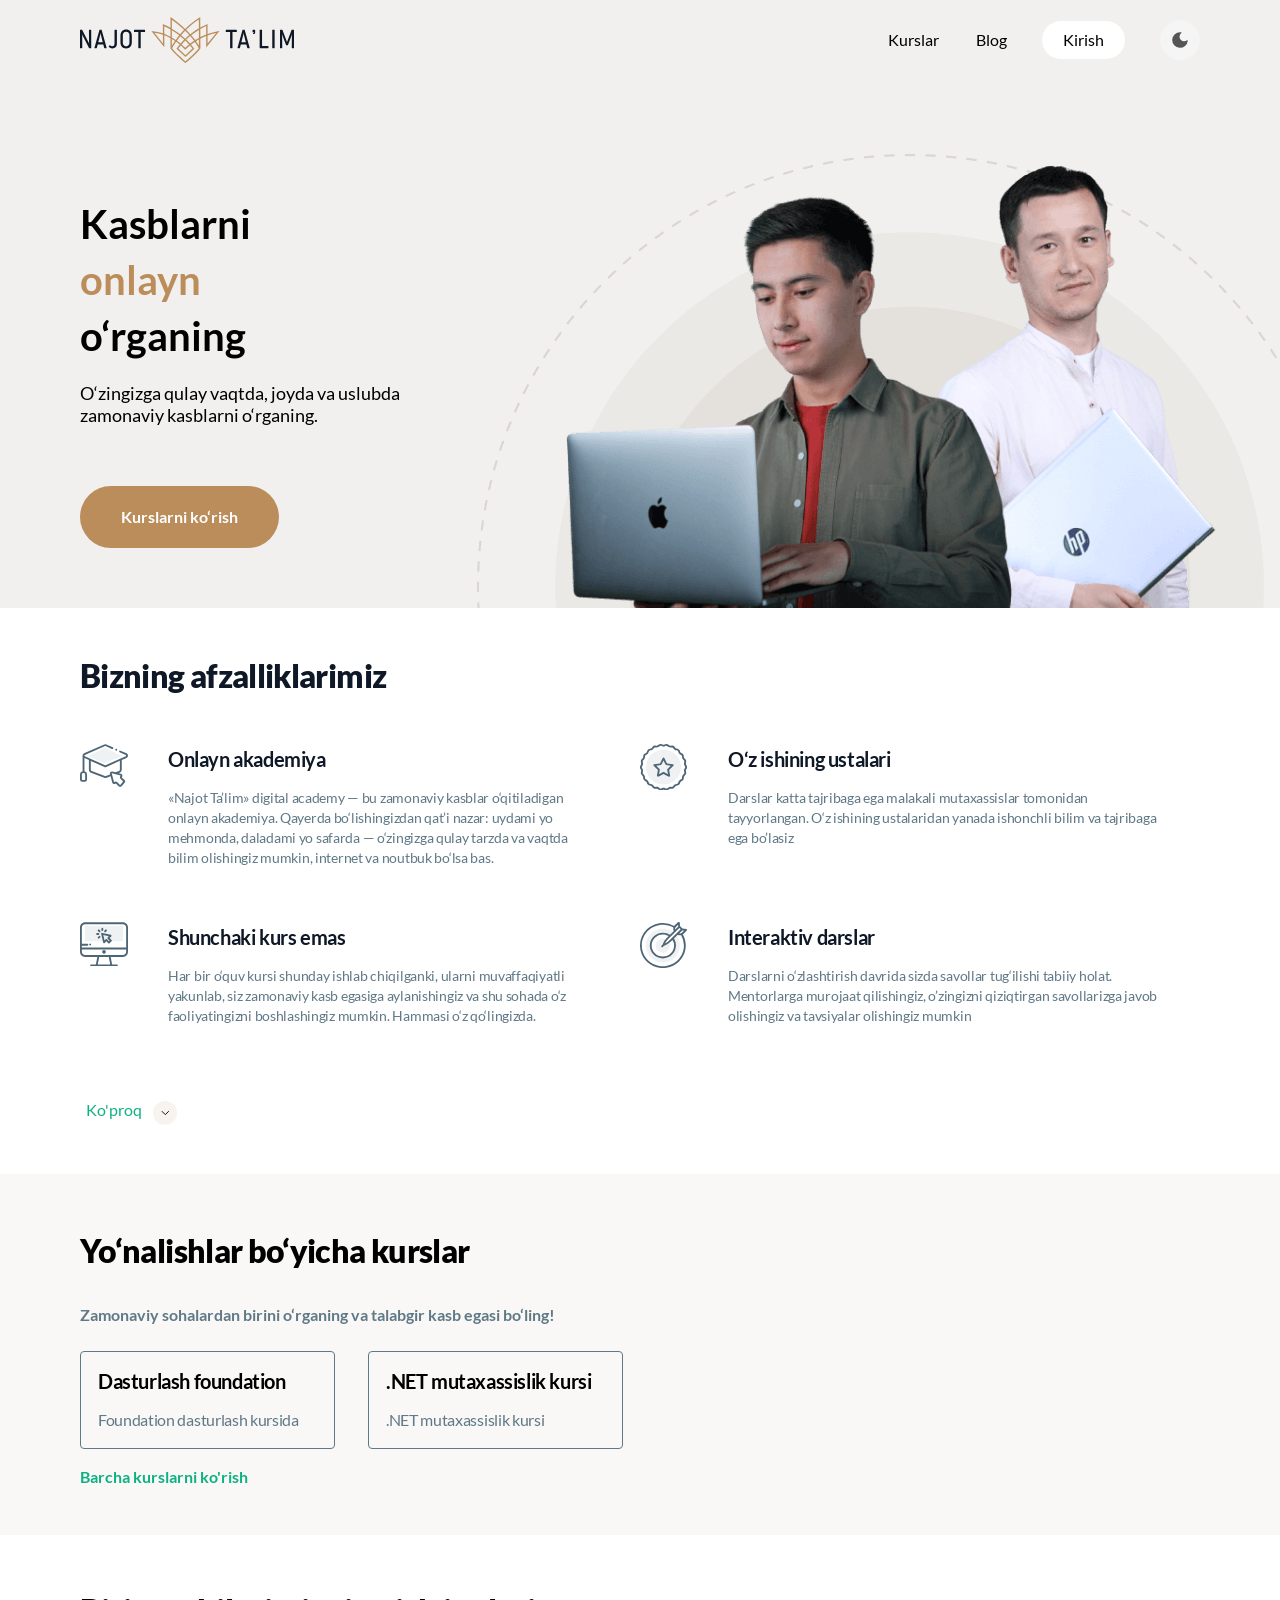
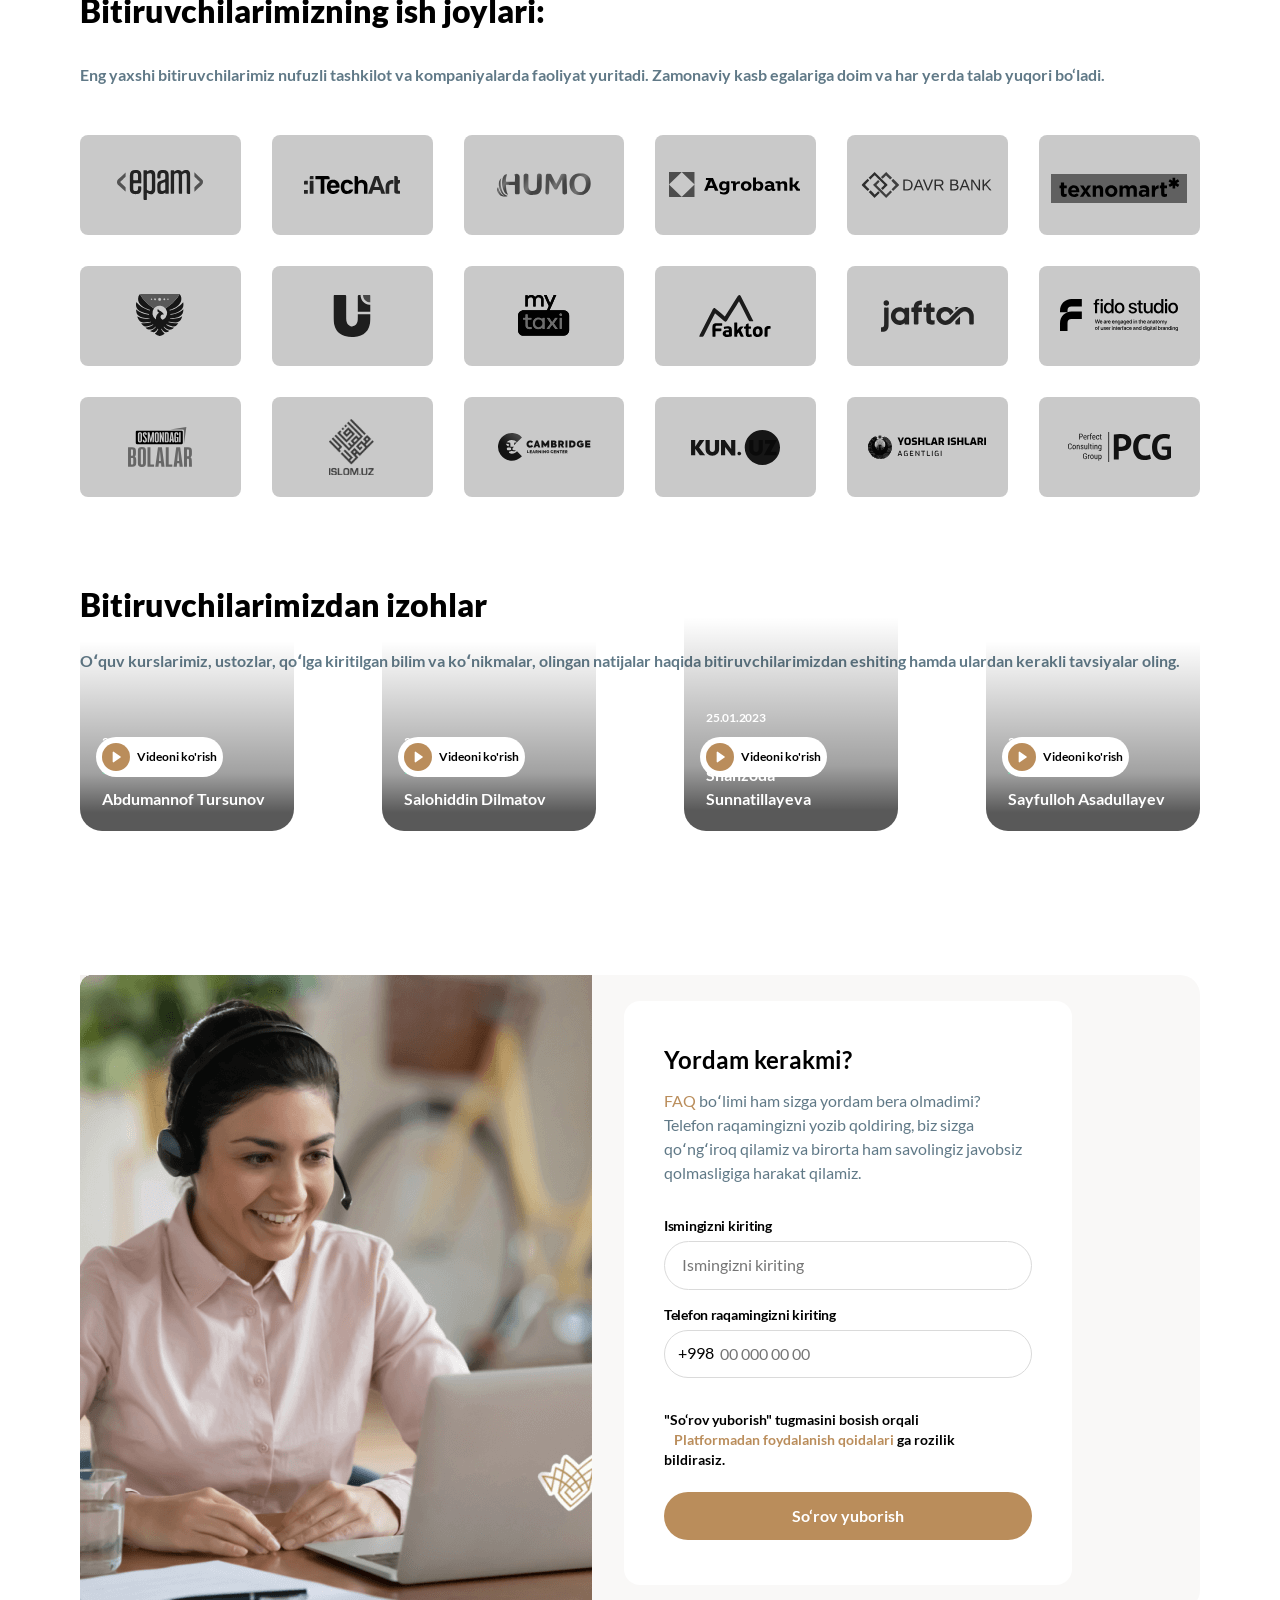
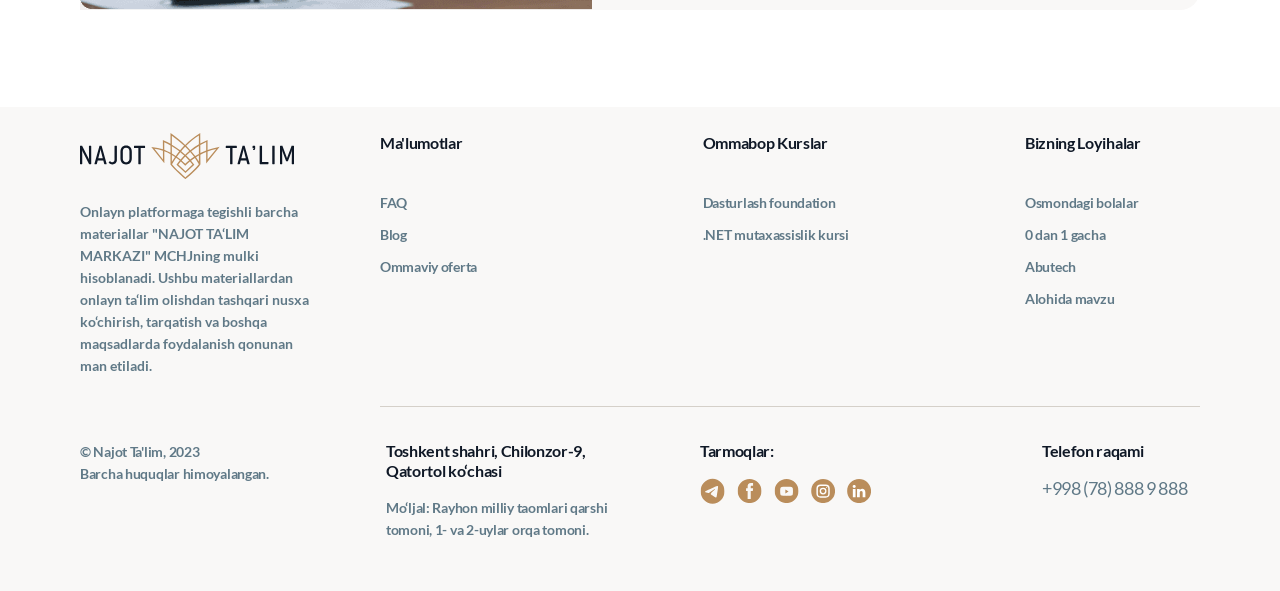
<file: index.html>
<!DOCTYPE html>
<html lang="UZ-uz">
  <head>
    <meta charset="UTF-8" />
    <meta http-equiv="X-UA-Compatible" content="IE=edge" />
    <meta name="viewport" content="width=device-width, initial-scale=1.0" />
    <title>Najot Ta'lim</title>
    <link rel="stylesheet" href="./css/main.min.css" />
  </head>
  <body>
    <header class="site-header">
      <div class="header-top">
        <div class="container">
          <div class="header-top-inner">
            <a href="./index.html" class="logo"></a>
            <nav class="nav">
              <ul class="nav-list">
                <li class="nav-item">
                  <a href="./courses.html" class="nav-link">Kurslar</a>
                </li>
                <li class="nav-item">
                  <a href="./blog.html" class="nav-link">Blog</a>
                </li>
              </ul>
            </nav>
            <button class="header-top-link" id="header-top-link2">
              Kirish
            </button>
            <button class="header-top-mode" id="header-top-link"></button>
            <button class="open-menu"></button>
          </div>
        </div>
      </div>
      <div class="header-bottom">
        <div class="container">
          <div class="header-bottom-inner">
            <div class="header-bottom-content">
              <h1 class="header-title">
                Kasblarni <span>onlayn</span> o‘rganing
              </h1>
              <p class="header-text">
                O‘zingizga qulay vaqtda, joyda va uslubda zamonaviy kasblarni
                o‘rganing.
              </p>
              <a href="./courses.html" class="header-bottom-link"
                >Kurslarni ko‘rish</a
              >
            </div>
          </div>
        </div>
      </div>
    </header>
    <div class="nav-mobile">
      <ul class="nav-list">
        <li class="nav-item">
          <a href="./courses.html" class="nav-link">Kurslar</a>
        </li>
        <li class="nav-item">
          <a href="./blog.html" class="nav-link">Blog</a>
        </li>
        <li class="header-top-mode" id="header-top-mode"></li>
        <li class="menu-close"></li>
      </ul>
    </div>

    <main>
      <section class="hero">
        <div class="container">
          <div class="hero__inner">
            <h2 class="hero__title">Bizning afzalliklarimiz</h2>
            <div class="hero__cards">
              <div class="hero__card">
                <div class="hero__card__content">
                  <h3 class="hero__card__title">Onlayn akademiya</h3>
                  <p class="hero__card__text">
                    «Najot Ta’lim» digital academy — bu zamonaviy kasblar
                    o‘qitiladigan onlayn akademiya. Qayerda bo‘lishingizdan
                    qat’i nazar: uydami yo mehmonda, daladami yo safarda —
                    o‘zingizga qulay tarzda va vaqtda bilim olishingiz mumkin,
                    internet va noutbuk bo‘lsa bas.
                  </p>
                </div>
              </div>
              <div class="hero__card">
                <div class="hero__card__content">
                  <h3 class="hero__card__title">O‘z ishining ustalari</h3>
                  <p class="hero__card__text">
                    Darslar katta tajribaga ega malakali mutaxassislar tomonidan
                    tayyorlangan. O‘z ishining ustalaridan yanada ishonchli
                    bilim va tajribaga ega bo’lasiz
                  </p>
                </div>
              </div>
              <div class="hero__card">
                <div class="hero__card__content">
                  <h3 class="hero__card__title">Shunchaki kurs emas</h3>
                  <p class="hero__card__text">
                    Har bir o‘quv kursi shunday ishlab chiqilganki, ularni
                    muvaffaqiyatli yakunlab, siz zamonaviy kasb egasiga
                    aylanishingiz va shu sohada o‘z faoliyatingizni
                    boshlashingiz mumkin. Hammasi o‘z qo‘lingizda.
                  </p>
                </div>
              </div>
              <div class="hero__card">
                <div class="hero__card__content">
                  <h3 class="hero__card__title">Interaktiv darslar</h3>
                  <p class="hero__card__text">
                    Darslarni o‘zlashtirish davrida sizda savollar tug‘ilishi
                    tabiiy holat. Mentorlarga murojaat qilishingiz, o’zingizni
                    qiziqtirgan savollarizga javob olishingiz va tavsiyalar
                    olishingiz mumkin
                  </p>
                </div>
              </div>
            </div>
            <button class="hero__more__btn">Ko'proq</button>
          </div>
        </div>
      </section>
      <section class="courses">
        <div class="container">
          <div class="courses__inner">
            <h2>Yo‘nalishlar bo‘yicha kurslar</h2>
            <p class="courses__desc">
              Zamonaviy sohalardan birini o‘rganing va talabgir kasb egasi
              bo‘ling!
            </p>
            <ul class="courses__list">
              <li>
                <h3>Dasturlash foundation</h3>
                <p>Foundation dasturlash kursida</p>
              </li>
              <li>
                <h3>.NET mutaxassislik kursi</h3>
                <p>.NET mutaxassislik kursi</p>
              </li>
            </ul>
            <a class="courses__link" href="./courses.html">
              Barcha kurslarni ko'rish
            </a>
          </div>
        </div>
      </section>
      <section class="jobs">
        <div class="container">
          <div class="jobs__inner">
            <h2 class="jobs__title">Bitiruvchilarimizning ish joylari:</h2>
            <p class="jobs__text">
              Eng yaxshi bitiruvchilarimiz nufuzli tashkilot va kompaniyalarda
              faoliyat yuritadi. Zamonaviy kasb egalariga doim va har yerda
              talab yuqori bo‘ladi.
            </p>
            <ul class="jobs__list"></ul>
          </div>
        </div>
      </section>
      <section class="comments">
        <div class="container">
          <div class="comments__inner">
            <h2>Bitiruvchilarimizdan izohlar</h2>
            <p class="comments__desc">
              Oʻquv kurslarimiz, ustozlar, qoʻlga kiritilgan bilim va
              koʻnikmalar, olingan natijalar haqida bitiruvchilarimizdan
              eshiting hamda ulardan kerakli tavsiyalar oling.
            </p>
            <ul class="comments__list videos">
              <li>
                <button class="play-button first-btn">Videoni ko'rish</button>
                <button class="pause-button first-pause">
                  Videoni ko'rish
                </button>
                <video class="first" src="./videos/video-1.mp4"></video>
                <div class="video__content">
                  <time datetime="2023-01-25"> 25.01.2023 </time>
                  <p>SMM-menejer</p>
                  <h3>Abdumannof Tursunov</h3>
                </div>
              </li>
              <li>
                <button class="play-button second-btn">Videoni ko'rish</button>
                <button class="pause-button second-pause">
                  Videoni ko'rish
                </button>
                <video class="second" src="./videos/video-2.mp4"></video>
                <div class="video__content">
                  <time datetime="2023-01-25"> 25.01.2023 </time>
                  <p>Frontend dasturchi</p>
                  <h3>Salohiddin Dilmatov</h3>
                </div>
              </li>
              <li>
                <button class="play-button third-btn">Videoni ko'rish</button>
                <button class="pause-button third-pause">
                  Videoni ko'rish
                </button>
                <video class="third" src="./videos/video-3.mp4"></video>
                <div class="video__content">
                  <time datetime="2023-01-25"> 25.01.2023 </time>
                  <p>Grafik dizayner</p>
                  <h3>Shahzoda Sunnatillayeva</h3>
                </div>
              </li>
              <li>
                <button class="play-button fourth-btn">Videoni ko'rish</button>
                <button class="pause-button fourth-pause">
                  Videoni ko'rish
                </button>
                <video class="fourth" src="./videos/video-4.mp4"></video>
                <div class="video__content">
                  <time datetime="2023-01-25"> 25.01.2023 </time>
                  <p>Art-direktor</p>
                  <h3>Sayfulloh Asadullayev</h3>
                </div>
              </li>
            </ul>
            <div class="carousel-btn-box">
              <button class="prev">←</button>
              <button class="next">→</button>
            </div>
          </div>
        </div>
      </section>
      <section class="contact">
        <div class="container">
          <div class="contact__inner">
            <div class="contact__left">
              <img src="./images/contact-left.png" alt="contact Najot Ta'lim" />
            </div>
            <div class="contact__right">
              <h2 class="contact__title">Yordam kerakmi?</h2>
              <p class="contact__text">
                <a class="contact__faq" href="#">FAQ</a>
                boʻlimi ham sizga yordam bera olmadimi? Telefon raqamingizni
                yozib qoldiring, biz sizga qoʻngʻiroq qilamiz va birorta ham
                savolingiz javobsiz qolmasligiga harakat qilamiz.
              </p>
              <form method="post" action="https://echo.htmlacademy.ru">
                <label for="name" class="contact__name__label"
                  >Ismingizni kiriting</label
                >
                <input
                  required
                  type="text"
                  name="name"
                  id="name"
                  placeholder="Ismingizni kiriting"
                  class="contact__name__input"
                />
                <label class="contact__phone__label" for="phone"
                  >Telefon raqamingizni kiriting</label
                >
                <label for="phone" class="value__input"></label>
                <input
                  required
                  type="tel"
                  name="phone"
                  id="phone"
                  pattern="\[0-9]{7}"
                  placeholder="00 000 00 00"
                  class="contact__phone__input"
                />
                <p class="contact__text__second">
                  "So‘rov yuborish" tugmasini bosish orqali
                  <a href="#" class="contact__faq contact__link">
                    Platformadan foydalanish qoidalari</a
                  >
                  ga rozilik bildirasiz.
                </p>
                <button type="submit" class="contact__submit__btn">
                  So‘rov yuborish
                </button>
              </form>
            </div>
          </div>
        </div>
      </section>
    </main>

    <footer class="site-footer">
      <div class="container">
        <div class="site-footer__inner">
          <div class="site-footer__top">
            <div class="site-footer__left">
              <a class="logo" href="./index.html"></a>
              <p class="site-footer__desc">
                Onlayn platformaga tegishli barcha materiallar "NAJOT TA‘LIM
                MARKAZI" MCHJning mulki hisoblanadi. Ushbu materiallardan onlayn
                ta‘lim olishdan tashqari nusxa ko‘chirish, tarqatish va boshqa
                maqsadlarda foydalanish qonunan man etiladi.
              </p>
            </div>
            <div class="site-footer__links-desktop desktop">
              <div class="desktop__inner">
                <strong> Ma'lumotlar </strong>
                <ul class="desktop__list">
                  <li>
                    <a href="#">FAQ</a>
                  </li>
                  <li>
                    <a href="./blog.html">Blog</a>
                  </li>
                  <li>
                    <a href="#">Ommaviy oferta</a>
                  </li>
                </ul>
              </div>
              <div class="desktop__inner">
                <strong> Ommabop kurslar </strong>
                <ul class="desktop__list">
                  <li>
                    <a href="#">Dasturlash foundation</a>
                  </li>
                  <li>
                    <a href="#">.NET mutaxassislik kursi</a>
                  </li>
                </ul>
              </div>
              <div class="desktop__inner">
                <strong> Bizning loyihalar </strong>
                <ul class="desktop__list">
                  <li>
                    <a href="#">Osmondagi bolalar</a>
                  </li>
                  <li>
                    <a href="#">0 dan 1 gacha</a>
                  </li>
                  <li>
                    <a href="#">Abutech</a>
                  </li>
                  <li>
                    <a href="#">Alohida mavzu</a>
                  </li>
                </ul>
              </div>
            </div>
            <div class="site-footer__links-mobile mobile">
              <details>
                <summary>Ma'lumotlar</summary>
                <ul class="desktop__list">
                  <li>
                    <a href="#">FAQ</a>
                  </li>
                  <li>
                    <a href="./blog.html">Blog</a>
                  </li>
                  <li>
                    <a href="#">Ommaviy oferta</a>
                  </li>
                </ul>
              </details>
              <details>
                <summary>Ommabop kursalar</summary>
                <ul class="desktop__list">
                  <li>
                    <a href="#">Dasturlash foundation</a>
                  </li>
                  <li>
                    <a href="#">.NET mutaxassislik kursi</a>
                  </li>
                </ul>
              </details>
              <details>
                <summary>Bizning loyihalar</summary>
                <ul class="desktop__list">
                  <li>
                    <a href="#">Osmondagi bolalar</a>
                  </li>
                  <li>
                    <a href="#">0 dan 1 gacha</a>
                  </li>
                  <li>
                    <a href="#">Abutech</a>
                  </li>
                  <li>
                    <a href="#">Alohida mavzu</a>
                  </li>
                </ul>
              </details>
            </div>
          </div>
          <div class="site-footer__bottom bottom">
            <div class="bottom__left">
              <div class="bottom__info">
                <small> © Najot Ta'lim, 2023 </small>
                <small> Barcha huquqlar himoyalangan. </small>
              </div>
              <div class="bottom__address">
                <address>
                  Toshkent shahri, Chilonzor-9, Qatortol ko‘chasi
                </address>
                <p>
                  Mo‘ljal: Rayhon milliy taomlari qarshi tomoni, 1- va 2-uylar
                  orqa tomoni.
                </p>
              </div>
            </div>
            <div class="bottom__right">
              <div class="bottom__socials">
                <strong> Tarmoqlar: </strong>
                <div class="bottom__socials__list">
                  <a href="https://telegram.org" target="_blank">
                    <svg
                      width="25"
                      height="27"
                      viewBox="0 0 25 27"
                      fill="none"
                      xmlns="http://www.w3.org/2000/svg"
                    >
                      <g clip-path="url(#clip0_4_542)">
                        <path
                          fill-rule="evenodd"
                          clip-rule="evenodd"
                          d="M24.58 13.2801C24.58 20.156 19.2074 25.7301 12.58 25.7301C5.9526 25.7301 0.580017 20.156 0.580017 13.2801C0.580017 6.40413 5.9526 0.830078 12.58 0.830078C19.2074 0.830078 24.58 6.40413 24.58 13.2801ZM12.9546 9.8203C11.7903 10.3333 9.46336 11.3951 5.9737 13.0057C5.40704 13.2444 5.11019 13.4779 5.08317 13.7062C5.0375 14.0921 5.49371 14.2441 6.11494 14.451C6.19944 14.4792 6.28699 14.5083 6.37675 14.5392C6.98795 14.7497 7.81011 14.9959 8.23752 15.0057C8.62523 15.0146 9.05794 14.8452 9.53568 14.4977C12.7962 12.1663 14.4792 10.9879 14.5849 10.9625C14.6594 10.9445 14.7628 10.922 14.8327 10.9879C14.9027 11.0538 14.8959 11.1786 14.8884 11.2121C14.8433 11.4162 13.0525 13.1798 12.1258 14.0924C11.8369 14.3769 11.6319 14.5788 11.59 14.6249C11.4962 14.7281 11.4006 14.8258 11.3086 14.9196C10.7408 15.4995 10.315 15.9343 11.3322 16.6444C11.821 16.9856 12.2122 17.2678 12.6024 17.5493C13.0286 17.8567 13.4537 18.1634 14.0036 18.5453C14.1438 18.6426 14.2776 18.7436 14.4079 18.8421C14.9039 19.2166 15.3495 19.5531 15.8999 19.4994C16.2198 19.4683 16.5502 19.1496 16.718 18.1994C17.1146 15.9537 17.8941 11.0879 18.0742 9.08277C18.09 8.9071 18.0701 8.68227 18.0542 8.58358C18.0383 8.48489 18.0049 8.34427 17.8838 8.24018C17.7404 8.1169 17.519 8.0909 17.42 8.09266C16.9697 8.10115 16.279 8.35559 12.9546 9.8203Z"
                          fill="#BA8D5B"
                        />
                      </g>
                      <defs>
                        <clipPath id="clip0_4_542">
                          <rect
                            width="24"
                            height="26"
                            fill="white"
                            transform="translate(0.580017 0.0800781)"
                          />
                        </clipPath>
                      </defs>
                    </svg>
                  </a>
                  <a href="https://facebook.com" target="_blank">
                    <svg
                      width="25"
                      height="25"
                      viewBox="0 0 25 25"
                      fill="none"
                      xmlns="http://www.w3.org/2000/svg"
                    >
                      <g clip-path="url(#clip0_4_545)">
                        <path
                          fill-rule="evenodd"
                          clip-rule="evenodd"
                          d="M12.58 0.0800781C5.9526 0.0800781 0.580017 5.45266 0.580017 12.0801C0.580017 18.7075 5.9526 24.0801 12.58 24.0801C19.2074 24.0801 24.58 18.7075 24.58 12.0801C24.58 5.45266 19.2074 0.0800781 12.58 0.0800781ZM13.7347 12.0792V20.0801H10.6307V12.0795H9.08002V9.32229H10.6307V7.6669C10.6307 5.4176 11.5064 4.08008 13.9942 4.08008H16.0653V6.83756H14.7707C13.8023 6.83756 13.7382 7.22288 13.7382 7.94199L13.7347 9.32198H16.08L15.8056 12.0792H13.7347Z"
                          fill="#BA8D5B"
                        />
                      </g>
                      <defs>
                        <clipPath id="clip0_4_545">
                          <rect
                            width="24"
                            height="24"
                            fill="white"
                            transform="translate(0.580017 0.0800781)"
                          />
                        </clipPath>
                      </defs>
                    </svg>
                  </a>
                  <a href="https://youtube.com" target="_blank">
                    <svg
                      width="25"
                      height="25"
                      viewBox="0 0 25 25"
                      fill="none"
                      xmlns="http://www.w3.org/2000/svg"
                    >
                      <g clip-path="url(#clip0_4_548)">
                        <path
                          fill-rule="evenodd"
                          clip-rule="evenodd"
                          d="M12.58 0.0800781C5.9526 0.0800781 0.580017 5.45266 0.580017 12.0801C0.580017 18.7075 5.9526 24.0801 12.58 24.0801C19.2074 24.0801 24.58 18.7075 24.58 12.0801C24.58 5.45266 19.2074 0.0800781 12.58 0.0800781ZM17.5808 7.95474C18.1316 8.10588 18.5653 8.55119 18.7125 9.11669C18.98 10.1416 18.98 12.2801 18.98 12.2801C18.98 12.2801 18.98 14.4185 18.7125 15.4435C18.5653 16.009 18.1316 16.4543 17.5808 16.6055C16.5827 16.8801 12.58 16.8801 12.58 16.8801C12.58 16.8801 8.57733 16.8801 7.57915 16.6055C7.02838 16.4543 6.59464 16.009 6.44744 15.4435C6.18002 14.4185 6.18002 12.2801 6.18002 12.2801C6.18002 12.2801 6.18002 10.1416 6.44744 9.11669C6.59464 8.55119 7.02838 8.10588 7.57915 7.95474C8.57733 7.68008 12.58 7.68008 12.58 7.68008C12.58 7.68008 16.5827 7.68008 17.5808 7.95474Z"
                          fill="#BA8D5B"
                        />
                        <path
                          d="M11.38 14.4805V10.4805L14.58 12.4806L11.38 14.4805Z"
                          fill="#BA8D5B"
                        />
                      </g>
                      <defs>
                        <clipPath id="clip0_4_548">
                          <rect
                            width="24"
                            height="24"
                            fill="white"
                            transform="translate(0.580017 0.0800781)"
                          />
                        </clipPath>
                      </defs>
                    </svg>
                  </a>
                  <a href="https://instagram.com" target="_blank"></a>
                  <a href="https://linkedin.com" target="_blank"></a>
                </div>
              </div>
              <div class="bottom__contact">
                <strong>Telefon raqami</strong>
                <a href="tel:+998788889888"> +998 (78) 888 9 888 </a>
              </div>
            </div>
          </div>
        </div>
      </div>
    </footer>

    <script src="./js/main.js"></script>
  </body>
</html>
</file>
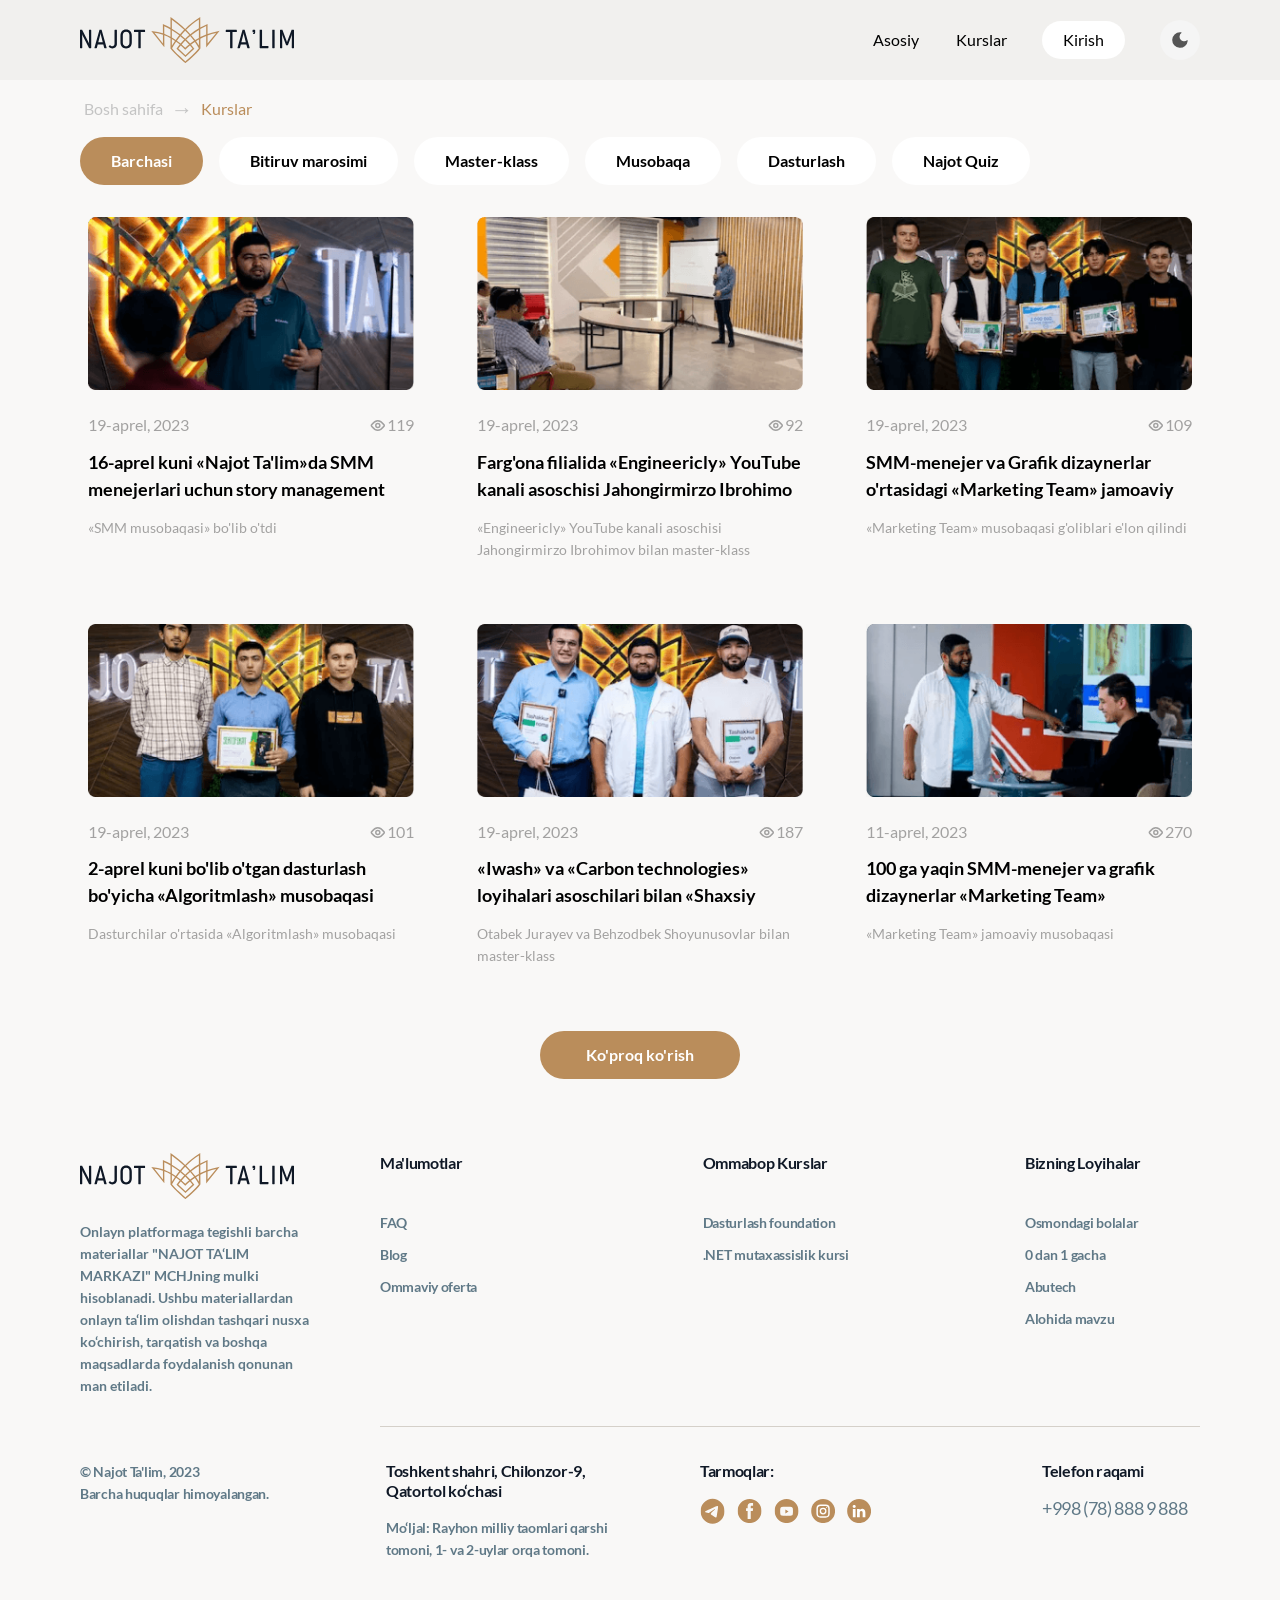
<file: blog.html>
<!DOCTYPE html>
<html lang="UZ-uz">
  <head>
    <meta charset="UTF-8" />
    <meta http-equiv="X-UA-Compatible" content="IE=edge" />
    <meta name="viewport" content="width=device-width, initial-scale=1.0" />
    <title>Blog</title>
    <link rel="stylesheet" href="./css/main.min.css" />
  </head>
  <body>
    <header class="site-header">
      <div class="header-top">
        <div class="container">
          <div class="header-top-inner">
            <a href="./index.html" class="logo"></a>
            <nav class="nav">
              <ul class="nav-list">
                <li class="nav-item">
                  <a href="./index.html" class="nav-link">Asosiy</a>
                </li>
                <li class="nav-item">
                  <a href="./courses.html" class="nav-link">Kurslar</a>
                </li>
              </ul>
            </nav>
            <button class="header-top-link" id="header-top-link2">
              Kirish
            </button>
            <button class="header-top-mode" id="header-top-link"></button>
            <button class="open-menu"></button>
          </div>
        </div>
      </div>
    </header>

    <div class="nav-mobile">
      <ul class="nav-list">
        <li class="nav-item">
          <a href="./index.html" class="nav-link">Asosiy</a>
        </li>
        <li class="nav-item">
          <a href="./courses.html" class="nav-link">Kurslar</a>
        </li>
        <li class="header-top-mode" id="header-top-mode"></li>
        <li class="menu-close"></li>
      </ul>
    </div>

    <main class="main">
      <section style="padding: 12px 0;" class="c-navigation blog__hero">
        <div class="container">
          <a href="./index.html" class="navigation">→</a>
        </div>
      </section>
      <section class="c-hero blog__hero">
        <div class="container">
          <div class="c-hero-bottom blog__btns">
            <button class="c-hero-btn">Barchasi</button>
            <button class="c-hero-btn">Bitiruv marosimi</button>
            <button class="c-hero-btn">Master-klass</button>
            <button class="c-hero-btn">Musobaqa</button>
            <button class="c-hero-btn">Dasturlash</button>
            <button class="c-hero-btn">Najot Quiz</button>
          </div>
        </div>
      </section>
      <section class="blog">
        <h2 hidden>Blog</h2>
        <div class="container">
          <div class="blog__inner">
            <div class="blog__cards"></div>
            <button class="blog__btn">Ko'proq ko'rish</button>
          </div>
        </div>
      </section>
    </main>

		<footer class="site-footer">
      <div class="container">
        <div class="site-footer__inner">
          <div class="site-footer__top">
            <div class="site-footer__left">
              <a class="logo" href="./index.html"></a>
              <p class="site-footer__desc">
                Onlayn platformaga tegishli barcha materiallar "NAJOT TA‘LIM
                MARKAZI" MCHJning mulki hisoblanadi. Ushbu materiallardan onlayn
                ta‘lim olishdan tashqari nusxa ko‘chirish, tarqatish va boshqa
                maqsadlarda foydalanish qonunan man etiladi.
              </p>
            </div>
            <div class="site-footer__links-desktop desktop">
              <div class="desktop__inner">
                <strong> Ma'lumotlar </strong>
                <ul class="desktop__list">
                  <li>
                    <a href="#">FAQ</a>
                  </li>
                  <li>
                    <a href="./blog.html">Blog</a>
                  </li>
                  <li>
                    <a href="#">Ommaviy oferta</a>
                  </li>
                </ul>
              </div>
              <div class="desktop__inner">
                <strong> Ommabop kurslar </strong>
                <ul class="desktop__list">
                  <li>
                    <a href="#">Dasturlash foundation</a>
                  </li>
                  <li>
                    <a href="#">.NET mutaxassislik kursi</a>
                  </li>
                </ul>
              </div>
              <div class="desktop__inner">
                <strong> Bizning loyihalar </strong>
                <ul class="desktop__list">
                  <li>
                    <a href="#">Osmondagi bolalar</a>
                  </li>
                  <li>
                    <a href="#">0 dan 1 gacha</a>
                  </li>
                  <li>
                    <a href="#">Abutech</a>
                  </li>
                  <li>
                    <a href="#">Alohida mavzu</a>
                  </li>
                </ul>
              </div>
            </div>
            <div class="site-footer__links-mobile mobile">
              <details>
                <summary>Ma'lumotlar</summary>
                <ul class="desktop__list">
                  <li>
                    <a href="#">FAQ</a>
                  </li>
                  <li>
                    <a href="./blog.html">Blog</a>
                  </li>
                  <li>
                    <a href="#">Ommaviy oferta</a>
                  </li>
                </ul>
              </details>
              <details>
                <summary>Ommabop kursalar</summary>
                <ul class="desktop__list">
                  <li>
                    <a href="#">Dasturlash foundation</a>
                  </li>
                  <li>
                    <a href="#">.NET mutaxassislik kursi</a>
                  </li>
                </ul>
              </details>
              <details>
                <summary>Bizning loyihalar</summary>
                <ul class="desktop__list">
                  <li>
                    <a href="#">Osmondagi bolalar</a>
                  </li>
                  <li>
                    <a href="#">0 dan 1 gacha</a>
                  </li>
                  <li>
                    <a href="#">Abutech</a>
                  </li>
                  <li>
                    <a href="#">Alohida mavzu</a>
                  </li>
                </ul>
              </details>
            </div>
          </div>
          <div class="site-footer__bottom bottom">
            <div class="bottom__left">
              <div class="bottom__info">
                <small> © Najot Ta'lim, 2023 </small>
                <small> Barcha huquqlar himoyalangan. </small>
              </div>
              <div class="bottom__address">
                <address>
                  Toshkent shahri, Chilonzor-9, Qatortol ko‘chasi
                </address>
                <p>
                  Mo‘ljal: Rayhon milliy taomlari qarshi tomoni, 1- va 2-uylar
                  orqa tomoni.
                </p>
              </div>
            </div>
            <div class="bottom__right">
              <div class="bottom__socials">
                <strong> Tarmoqlar: </strong>
                <div class="bottom__socials__list">
                  <a href="https://telegram.org" target="_blank">
                    <svg
                      width="25"
                      height="27"
                      viewBox="0 0 25 27"
                      fill="none"
                      xmlns="http://www.w3.org/2000/svg"
                    >
                      <g clip-path="url(#clip0_4_542)">
                        <path
                          fill-rule="evenodd"
                          clip-rule="evenodd"
                          d="M24.58 13.2801C24.58 20.156 19.2074 25.7301 12.58 25.7301C5.9526 25.7301 0.580017 20.156 0.580017 13.2801C0.580017 6.40413 5.9526 0.830078 12.58 0.830078C19.2074 0.830078 24.58 6.40413 24.58 13.2801ZM12.9546 9.8203C11.7903 10.3333 9.46336 11.3951 5.9737 13.0057C5.40704 13.2444 5.11019 13.4779 5.08317 13.7062C5.0375 14.0921 5.49371 14.2441 6.11494 14.451C6.19944 14.4792 6.28699 14.5083 6.37675 14.5392C6.98795 14.7497 7.81011 14.9959 8.23752 15.0057C8.62523 15.0146 9.05794 14.8452 9.53568 14.4977C12.7962 12.1663 14.4792 10.9879 14.5849 10.9625C14.6594 10.9445 14.7628 10.922 14.8327 10.9879C14.9027 11.0538 14.8959 11.1786 14.8884 11.2121C14.8433 11.4162 13.0525 13.1798 12.1258 14.0924C11.8369 14.3769 11.6319 14.5788 11.59 14.6249C11.4962 14.7281 11.4006 14.8258 11.3086 14.9196C10.7408 15.4995 10.315 15.9343 11.3322 16.6444C11.821 16.9856 12.2122 17.2678 12.6024 17.5493C13.0286 17.8567 13.4537 18.1634 14.0036 18.5453C14.1438 18.6426 14.2776 18.7436 14.4079 18.8421C14.9039 19.2166 15.3495 19.5531 15.8999 19.4994C16.2198 19.4683 16.5502 19.1496 16.718 18.1994C17.1146 15.9537 17.8941 11.0879 18.0742 9.08277C18.09 8.9071 18.0701 8.68227 18.0542 8.58358C18.0383 8.48489 18.0049 8.34427 17.8838 8.24018C17.7404 8.1169 17.519 8.0909 17.42 8.09266C16.9697 8.10115 16.279 8.35559 12.9546 9.8203Z"
                          fill="#BA8D5B"
                        />
                      </g>
                      <defs>
                        <clipPath id="clip0_4_542">
                          <rect
                            width="24"
                            height="26"
                            fill="white"
                            transform="translate(0.580017 0.0800781)"
                          />
                        </clipPath>
                      </defs>
                    </svg>
                  </a>
                  <a href="https://facebook.com" target="_blank">
                    <svg
                      width="25"
                      height="25"
                      viewBox="0 0 25 25"
                      fill="none"
                      xmlns="http://www.w3.org/2000/svg"
                    >
                      <g clip-path="url(#clip0_4_545)">
                        <path
                          fill-rule="evenodd"
                          clip-rule="evenodd"
                          d="M12.58 0.0800781C5.9526 0.0800781 0.580017 5.45266 0.580017 12.0801C0.580017 18.7075 5.9526 24.0801 12.58 24.0801C19.2074 24.0801 24.58 18.7075 24.58 12.0801C24.58 5.45266 19.2074 0.0800781 12.58 0.0800781ZM13.7347 12.0792V20.0801H10.6307V12.0795H9.08002V9.32229H10.6307V7.6669C10.6307 5.4176 11.5064 4.08008 13.9942 4.08008H16.0653V6.83756H14.7707C13.8023 6.83756 13.7382 7.22288 13.7382 7.94199L13.7347 9.32198H16.08L15.8056 12.0792H13.7347Z"
                          fill="#BA8D5B"
                        />
                      </g>
                      <defs>
                        <clipPath id="clip0_4_545">
                          <rect
                            width="24"
                            height="24"
                            fill="white"
                            transform="translate(0.580017 0.0800781)"
                          />
                        </clipPath>
                      </defs>
                    </svg>
                  </a>
                  <a href="https://youtube.com" target="_blank">
                    <svg
                      width="25"
                      height="25"
                      viewBox="0 0 25 25"
                      fill="none"
                      xmlns="http://www.w3.org/2000/svg"
                    >
                      <g clip-path="url(#clip0_4_548)">
                        <path
                          fill-rule="evenodd"
                          clip-rule="evenodd"
                          d="M12.58 0.0800781C5.9526 0.0800781 0.580017 5.45266 0.580017 12.0801C0.580017 18.7075 5.9526 24.0801 12.58 24.0801C19.2074 24.0801 24.58 18.7075 24.58 12.0801C24.58 5.45266 19.2074 0.0800781 12.58 0.0800781ZM17.5808 7.95474C18.1316 8.10588 18.5653 8.55119 18.7125 9.11669C18.98 10.1416 18.98 12.2801 18.98 12.2801C18.98 12.2801 18.98 14.4185 18.7125 15.4435C18.5653 16.009 18.1316 16.4543 17.5808 16.6055C16.5827 16.8801 12.58 16.8801 12.58 16.8801C12.58 16.8801 8.57733 16.8801 7.57915 16.6055C7.02838 16.4543 6.59464 16.009 6.44744 15.4435C6.18002 14.4185 6.18002 12.2801 6.18002 12.2801C6.18002 12.2801 6.18002 10.1416 6.44744 9.11669C6.59464 8.55119 7.02838 8.10588 7.57915 7.95474C8.57733 7.68008 12.58 7.68008 12.58 7.68008C12.58 7.68008 16.5827 7.68008 17.5808 7.95474Z"
                          fill="#BA8D5B"
                        />
                        <path
                          d="M11.38 14.4805V10.4805L14.58 12.4806L11.38 14.4805Z"
                          fill="#BA8D5B"
                        />
                      </g>
                      <defs>
                        <clipPath id="clip0_4_548">
                          <rect
                            width="24"
                            height="24"
                            fill="white"
                            transform="translate(0.580017 0.0800781)"
                          />
                        </clipPath>
                      </defs>
                    </svg>
                  </a>
                  <a href="https://instagram.com" target="_blank"></a>
                  <a href="https://linkedin.com" target="_blank"></a>
                </div>
              </div>
              <div class="bottom__contact">
                <strong>Telefon raqami</strong>
                <a href="tel:+998788889888"> +998 (78) 888 9 888 </a>
              </div>
            </div>
          </div>
        </div>
      </div>
    </footer>

    <script src="./js/blog.js"></script>
  </body>
</html>
</file>
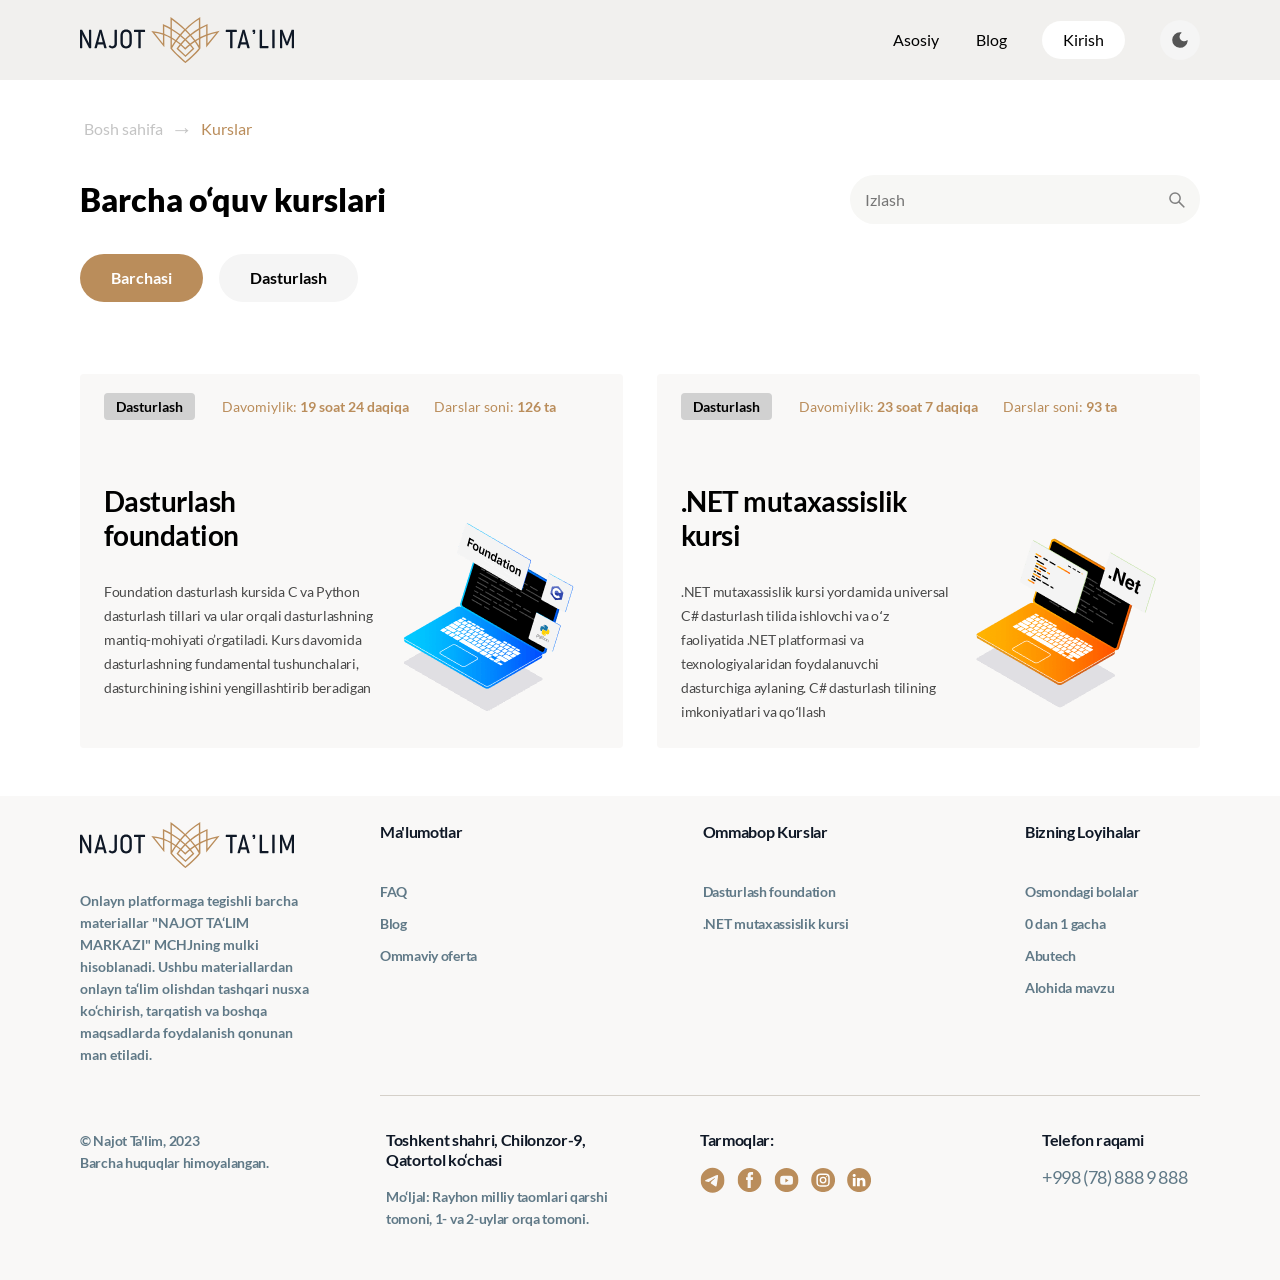
<file: courses.html>
<!DOCTYPE html>
<html lang="UZ-uz">
  <head>
    <meta charset="UTF-8" />
    <meta http-equiv="X-UA-Compatible" content="IE=edge" />
    <meta name="viewport" content="width=device-width, initial-scale=1.0" />
    <title>Courses</title>
    <link rel="stylesheet" href="./css/main.min.css" />
  </head>
  <body>
    <header class="header-top">
      <div class="container">
        <div class="header-top-inner">
          <a href="./index.html" class="logo"></a>
          <nav class="nav">
            <ul class="nav-list">
              <li class="nav-item">
                <a href="./index.html" class="nav-link">Asosiy</a>
              </li>
              <li class="nav-item">
                <a href="./blog.html" class="nav-link">Blog</a>
              </li>
            </ul>
          </nav>
          <button class="header-top-link" id="header-top-link2">Kirish</button>
          <button class="header-top-mode" id="header-top-link"></button>
          <button class="open-menu"></button>
        </div>
      </div>
    </header>

    <main>
      <section class="c-navigation">
        <div class="container">
          <a href="./index.html" class="navigation">→</a>
        </div>
      </section>
      <section class="c-hero">
        <div class="container">
          <div class="c-hero-top">
            <h2 class="c-hero-title">Barcha o‘quv kurslari</h2>
            <label>
              <input class="c-hero-search" placeholder="Izlash" type="text" />
            </label>
          </div>
          <div class="c-hero-bottom">
            <button class="c-hero-btn">Barchasi</button>
            <button class="c-hero-btn">Dasturlash</button>
          </div>
        </div>
      </section>
      <section class="c-content">
        <div class="container">
          <ul class="c-list">
            <li class="c-item">
              <p class="c-card-top">
                <span>Dasturlash</span>
                <span>Davomiylik: </span>
                <span>19 soat 24 daqiqa</span>
                <span>Darslar soni: </span>
                <span>126 ta</span>
              </p>
              <div class="c-card-content">
                <h3 class="c-card-title">Dasturlash foundation</h3>
                <p class="c-card-text">
                  Foundation dasturlash kursida C va Python dasturlash tillari
                  va ular orqali dasturlashning mantiq-mohiyati o’rgatiladi.
                  Kurs davomida dasturlashning fundamental tushunchalari,
                  dasturchining ishini yengillashtirib beradigan
                </p>
              </div>
            </li>
            <li class="c-item">
              <p class="c-card-top">
                <span>Dasturlash</span>
                <span>Davomiylik: </span>
                <span>23 soat 7 daqiqa</span>
                <span>Darslar soni: </span>
                <span>93 ta</span>
              </p>
              <div class="c-card-content">
                <h3 class="c-card-title">.NET mutaxassislik kursi</h3>
                <p class="c-card-text">
                  .NET mutaxassislik kursi yordamida universal C# dasturlash
                  tilida ishlovchi va oʻz faoliyatida .NET platformasi va
                  texnologiyalaridan foydalanuvchi dasturchiga aylaning. C#
                  dasturlash tilining imkoniyatlari va qoʻllash
                </p>
              </div>
            </li>
          </ul>
        </div>
      </section>
    </main>

    <footer class="site-footer">
      <div class="container">
        <div class="site-footer__inner">
          <div class="site-footer__top">
            <div class="site-footer__left">
              <a class="logo" href="./index.html"></a>
              <p class="site-footer__desc">
                Onlayn platformaga tegishli barcha materiallar "NAJOT TA‘LIM
                MARKAZI" MCHJning mulki hisoblanadi. Ushbu materiallardan onlayn
                ta‘lim olishdan tashqari nusxa ko‘chirish, tarqatish va boshqa
                maqsadlarda foydalanish qonunan man etiladi.
              </p>
            </div>
            <div class="site-footer__links-desktop desktop">
              <div class="desktop__inner">
                <strong> Ma'lumotlar </strong>
                <ul class="desktop__list">
                  <li>
                    <a href="#">FAQ</a>
                  </li>
                  <li>
                    <a href="./blog.html">Blog</a>
                  </li>
                  <li>
                    <a href="#">Ommaviy oferta</a>
                  </li>
                </ul>
              </div>
              <div class="desktop__inner">
                <strong> Ommabop kurslar </strong>
                <ul class="desktop__list">
                  <li>
                    <a href="#">Dasturlash foundation</a>
                  </li>
                  <li>
                    <a href="#">.NET mutaxassislik kursi</a>
                  </li>
                </ul>
              </div>
              <div class="desktop__inner">
                <strong> Bizning loyihalar </strong>
                <ul class="desktop__list">
                  <li>
                    <a href="#">Osmondagi bolalar</a>
                  </li>
                  <li>
                    <a href="#">0 dan 1 gacha</a>
                  </li>
                  <li>
                    <a href="#">Abutech</a>
                  </li>
                  <li>
                    <a href="#">Alohida mavzu</a>
                  </li>
                </ul>
              </div>
            </div>
            <div class="site-footer__links-mobile mobile">
              <details>
                <summary>Ma'lumotlar</summary>
                <ul class="desktop__list">
                  <li>
                    <a href="#">FAQ</a>
                  </li>
                  <li>
                    <a href="./blog.html">Blog</a>
                  </li>
                  <li>
                    <a href="#">Ommaviy oferta</a>
                  </li>
                </ul>
              </details>
              <details>
                <summary>Ommabop kursalar</summary>
                <ul class="desktop__list">
                  <li>
                    <a href="#">Dasturlash foundation</a>
                  </li>
                  <li>
                    <a href="#">.NET mutaxassislik kursi</a>
                  </li>
                </ul>
              </details>
              <details>
                <summary>Bizning loyihalar</summary>
                <ul class="desktop__list">
                  <li>
                    <a href="#">Osmondagi bolalar</a>
                  </li>
                  <li>
                    <a href="#">0 dan 1 gacha</a>
                  </li>
                  <li>
                    <a href="#">Abutech</a>
                  </li>
                  <li>
                    <a href="#">Alohida mavzu</a>
                  </li>
                </ul>
              </details>
            </div>
          </div>
          <div class="site-footer__bottom bottom">
            <div class="bottom__left">
              <div class="bottom__info">
                <small> © Najot Ta'lim, 2023 </small>
                <small> Barcha huquqlar himoyalangan. </small>
              </div>
              <div class="bottom__address">
                <address>
                  Toshkent shahri, Chilonzor-9, Qatortol ko‘chasi
                </address>
                <p>
                  Mo‘ljal: Rayhon milliy taomlari qarshi tomoni, 1- va 2-uylar
                  orqa tomoni.
                </p>
              </div>
            </div>
            <div class="bottom__right">
              <div class="bottom__socials">
                <strong> Tarmoqlar: </strong>
                <div class="bottom__socials__list">
                  <a href="https://telegram.org" target="_blank">
                    <svg
                      width="25"
                      height="27"
                      viewBox="0 0 25 27"
                      fill="none"
                      xmlns="http://www.w3.org/2000/svg"
                    >
                      <g clip-path="url(#clip0_4_542)">
                        <path
                          fill-rule="evenodd"
                          clip-rule="evenodd"
                          d="M24.58 13.2801C24.58 20.156 19.2074 25.7301 12.58 25.7301C5.9526 25.7301 0.580017 20.156 0.580017 13.2801C0.580017 6.40413 5.9526 0.830078 12.58 0.830078C19.2074 0.830078 24.58 6.40413 24.58 13.2801ZM12.9546 9.8203C11.7903 10.3333 9.46336 11.3951 5.9737 13.0057C5.40704 13.2444 5.11019 13.4779 5.08317 13.7062C5.0375 14.0921 5.49371 14.2441 6.11494 14.451C6.19944 14.4792 6.28699 14.5083 6.37675 14.5392C6.98795 14.7497 7.81011 14.9959 8.23752 15.0057C8.62523 15.0146 9.05794 14.8452 9.53568 14.4977C12.7962 12.1663 14.4792 10.9879 14.5849 10.9625C14.6594 10.9445 14.7628 10.922 14.8327 10.9879C14.9027 11.0538 14.8959 11.1786 14.8884 11.2121C14.8433 11.4162 13.0525 13.1798 12.1258 14.0924C11.8369 14.3769 11.6319 14.5788 11.59 14.6249C11.4962 14.7281 11.4006 14.8258 11.3086 14.9196C10.7408 15.4995 10.315 15.9343 11.3322 16.6444C11.821 16.9856 12.2122 17.2678 12.6024 17.5493C13.0286 17.8567 13.4537 18.1634 14.0036 18.5453C14.1438 18.6426 14.2776 18.7436 14.4079 18.8421C14.9039 19.2166 15.3495 19.5531 15.8999 19.4994C16.2198 19.4683 16.5502 19.1496 16.718 18.1994C17.1146 15.9537 17.8941 11.0879 18.0742 9.08277C18.09 8.9071 18.0701 8.68227 18.0542 8.58358C18.0383 8.48489 18.0049 8.34427 17.8838 8.24018C17.7404 8.1169 17.519 8.0909 17.42 8.09266C16.9697 8.10115 16.279 8.35559 12.9546 9.8203Z"
                          fill="#BA8D5B"
                        />
                      </g>
                      <defs>
                        <clipPath id="clip0_4_542">
                          <rect
                            width="24"
                            height="26"
                            fill="white"
                            transform="translate(0.580017 0.0800781)"
                          />
                        </clipPath>
                      </defs>
                    </svg>
                  </a>
                  <a href="https://facebook.com" target="_blank">
                    <svg
                      width="25"
                      height="25"
                      viewBox="0 0 25 25"
                      fill="none"
                      xmlns="http://www.w3.org/2000/svg"
                    >
                      <g clip-path="url(#clip0_4_545)">
                        <path
                          fill-rule="evenodd"
                          clip-rule="evenodd"
                          d="M12.58 0.0800781C5.9526 0.0800781 0.580017 5.45266 0.580017 12.0801C0.580017 18.7075 5.9526 24.0801 12.58 24.0801C19.2074 24.0801 24.58 18.7075 24.58 12.0801C24.58 5.45266 19.2074 0.0800781 12.58 0.0800781ZM13.7347 12.0792V20.0801H10.6307V12.0795H9.08002V9.32229H10.6307V7.6669C10.6307 5.4176 11.5064 4.08008 13.9942 4.08008H16.0653V6.83756H14.7707C13.8023 6.83756 13.7382 7.22288 13.7382 7.94199L13.7347 9.32198H16.08L15.8056 12.0792H13.7347Z"
                          fill="#BA8D5B"
                        />
                      </g>
                      <defs>
                        <clipPath id="clip0_4_545">
                          <rect
                            width="24"
                            height="24"
                            fill="white"
                            transform="translate(0.580017 0.0800781)"
                          />
                        </clipPath>
                      </defs>
                    </svg>
                  </a>
                  <a href="https://youtube.com" target="_blank">
                    <svg
                      width="25"
                      height="25"
                      viewBox="0 0 25 25"
                      fill="none"
                      xmlns="http://www.w3.org/2000/svg"
                    >
                      <g clip-path="url(#clip0_4_548)">
                        <path
                          fill-rule="evenodd"
                          clip-rule="evenodd"
                          d="M12.58 0.0800781C5.9526 0.0800781 0.580017 5.45266 0.580017 12.0801C0.580017 18.7075 5.9526 24.0801 12.58 24.0801C19.2074 24.0801 24.58 18.7075 24.58 12.0801C24.58 5.45266 19.2074 0.0800781 12.58 0.0800781ZM17.5808 7.95474C18.1316 8.10588 18.5653 8.55119 18.7125 9.11669C18.98 10.1416 18.98 12.2801 18.98 12.2801C18.98 12.2801 18.98 14.4185 18.7125 15.4435C18.5653 16.009 18.1316 16.4543 17.5808 16.6055C16.5827 16.8801 12.58 16.8801 12.58 16.8801C12.58 16.8801 8.57733 16.8801 7.57915 16.6055C7.02838 16.4543 6.59464 16.009 6.44744 15.4435C6.18002 14.4185 6.18002 12.2801 6.18002 12.2801C6.18002 12.2801 6.18002 10.1416 6.44744 9.11669C6.59464 8.55119 7.02838 8.10588 7.57915 7.95474C8.57733 7.68008 12.58 7.68008 12.58 7.68008C12.58 7.68008 16.5827 7.68008 17.5808 7.95474Z"
                          fill="#BA8D5B"
                        />
                        <path
                          d="M11.38 14.4805V10.4805L14.58 12.4806L11.38 14.4805Z"
                          fill="#BA8D5B"
                        />
                      </g>
                      <defs>
                        <clipPath id="clip0_4_548">
                          <rect
                            width="24"
                            height="24"
                            fill="white"
                            transform="translate(0.580017 0.0800781)"
                          />
                        </clipPath>
                      </defs>
                    </svg>
                  </a>
                  <a href="https://instagram.com" target="_blank"></a>
                  <a href="https://linkedin.com" target="_blank"></a>
                </div>
              </div>
              <div class="bottom__contact">
                <strong>Telefon raqami</strong>
                <a href="tel:+998788889888"> +998 (78) 888 9 888 </a>
              </div>
            </div>
          </div>
        </div>
      </div>
    </footer>

    <div class="nav-mobile">
      <ul class="nav-list">
        <li class="nav-item">
          <a href="./index.html" class="nav-link">Asosiy</a>
        </li>
        <li class="nav-item">
          <a href="./blog.html" class="nav-link">Blog</a>
        </li>
        <li class="header-top-mode" id="header-top-mode"></li>
        <li class="menu-close"></li>
      </ul>
    </div>
    <script src="./js/courses.js"></script>
  </body>
</html>
</file>
<file: css/main.min.css>
:root{--main-text: #000000;--logo: url("../../images/logo.svg");--toggler-icon: url("../images/dark-icon.svg");--header-top-bg-color: #f1f0ee;--header-bg-color: #f1f0ee;--header-bg-img: url("../images/hero-bgi.png");--mode-btn-bg: #f5f5f5;--courses-bg: #f9f8f7;--courses-desc: #607987;--courses-item-border: 1px solid #607987;--bg-hero: #fff;--hero-card-text: #607987;--contact-bg: #ffffff;--contact-inner-bg: #f9f8f7;--contact-label: #000;--hero-title: #0f1826;--hero-card-icon1: url("../../images/online-academy.svg");--hero-card-icon2: url("../../images/master-work.svg");--hero-card-icon3: url("../../images/not-just-course.svg");--hero-card-icon4: url("../../images/increative-lessons.svg");--hero-btn: #ba8d5b1a;--hero-bg-position: calc(50% - 0px) calc(100% + 50px);--toggler-hover: url("../images/dark-icon-white.svg");--menu-bg: #f9f8f7;--menu-overlay: rgba(0, 0, 0, 0.7);--open-btn: url("../images/close.svg");--close-btn: url("../images/close-btn.png");--footer-bg: #f9f8f7;--footer-desc: #607987;--insta: url("../images/insta-icon.svg");--lk: url("../images/lk-icon.svg");--footer-drop-down: url("../../images/arrow-down.svg");--blog-bg: #fff;--blog-text: #00000059;--views-icon: url("../images/views-icon.svg")}.dark{--main-text: #fff;--logo: url("../../images/logo-dark.svg");--header-top-bg-color: #0f1826;--header-bg-color: #09111b;--header-bg-img: url("../images/hero-bgi-dark.png");--mode-btn-bg: #272727;--courses-bg: #09111b;--courses-desc: #bbe7ff;--courses-item-border: 1px solid #bbe7ff;--bg-hero: #021923;--hero-card-text: #ffffff;--toggler-icon: url("../images/light-icon.svg");--header-bg-color: #09111b;--header-bg-img: url("../images/hero-bgi-dark.png");--mode-btn-bg: #272727;--contact-bg: #021923;--contact-inner-bg: #f9f8f73b;--contact-label: #ba8d5b;--hero-title: #fff;--hero-card-icon1: url("../../images/online-academy-dark.svg");--hero-card-icon2: url("../../images/master-work-dark.svg");--hero-card-icon3: url("../../images/not-just-course-dark.svg");--hero-card-icon4: url("../../images/increative-lessons-dark.svg");--hero-btn: #13e0b2e6;--hero-bg-position: calc(50% - 24px) calc(100% + 8px);--toggler-hover: url("../images/light-icon.svg");--menu-bg: #021923;--menu-overlay: rgba(249, 248, 247, 0.2);--open-btn: url("../images/open-light.svg");--close-btn: url("../images/close-dark.png");--footer-bg: #0f1826;--footer-desc: #fff;--insta: url("../images/insta-icon-dark.svg");--lk: url("../images/lk-icon-dark.svg");--footer-drop-down: url("../../images/arrow-down-dark.svg");--blog-bg: #09111b;--blog-text: #ffffff;--views-icon: url("../images/views-icon-dark.svg")}@media only screen and (max-width: 1024px){:root{--hero-bg-position: calc(50% - 100px) calc(100% + 50px)}.dark{--hero-bg-position: calc(50% - 100px) calc(100% + 8px)}}/*! normalize.css v8.0.1 | MIT License | github.com/necolas/normalize.css */html{line-height:1.15;-webkit-text-size-adjust:100%}body{margin:0}main{display:block}h1{font-size:2em;margin:.67em 0}hr{box-sizing:content-box;height:0;overflow:visible}pre{font-family:monospace,monospace;font-size:1em}a{background-color:rgba(0,0,0,0)}abbr[title]{border-bottom:none;text-decoration:underline;-webkit-text-decoration:underline dotted;text-decoration:underline dotted}b,strong{font-weight:bolder}code,kbd,samp{font-family:monospace,monospace;font-size:1em}small{font-size:80%}sub,sup{font-size:75%;line-height:0;position:relative;vertical-align:baseline}sub{bottom:-0.25em}sup{top:-0.5em}img{border-style:none}button,input,optgroup,select,textarea{font-family:inherit;font-size:100%;line-height:1.15;margin:0}button,input{overflow:visible}button,select{text-transform:none}button,[type=button],[type=reset],[type=submit]{-webkit-appearance:button}button::-moz-focus-inner,[type=button]::-moz-focus-inner,[type=reset]::-moz-focus-inner,[type=submit]::-moz-focus-inner{border-style:none;padding:0}button:-moz-focusring,[type=button]:-moz-focusring,[type=reset]:-moz-focusring,[type=submit]:-moz-focusring{outline:1px dotted ButtonText}fieldset{padding:.35em .75em .625em}legend{box-sizing:border-box;color:inherit;display:table;max-width:100%;padding:0;white-space:normal}progress{vertical-align:baseline}textarea{overflow:auto}[type=checkbox],[type=radio]{box-sizing:border-box;padding:0}[type=number]::-webkit-inner-spin-button,[type=number]::-webkit-outer-spin-button{height:auto}[type=search]{-webkit-appearance:textfield;outline-offset:-2px}[type=search]::-webkit-search-decoration{-webkit-appearance:none}::-webkit-file-upload-button{-webkit-appearance:button;font:inherit}details{display:block}summary{display:list-item}template{display:none}[hidden]{display:none}@font-face{font-display:swap;font-family:"Lato";font-style:normal;font-weight:400;src:url("../fonts/lato-v24-latin-regular.woff2") format("woff2"),url("../fonts/lato-v24-latin-regular.woff") format("woff")}@font-face{font-display:swap;font-family:"Lato";font-style:normal;font-weight:700;src:url("../fonts/lato-v24-latin-700.woff2") format("woff2"),url("../fonts/lato-v24-latin-700.woff") format("woff")}@font-face{font-display:swap;font-family:"Lato";font-style:normal;font-weight:900;src:url("../fonts/lato-v24-latin-900.woff2") format("woff2"),url("../fonts/lato-v24-latin-900.woff") format("woff")}html{height:100%;scroll-behavior:smooth}*,*::before,*::after{box-sizing:border-box}body{display:flex;flex-direction:column;height:100%;margin:0;padding-top:80px;font-family:"Lato"}main{flex-grow:1}img{vertical-align:middle;-o-object-fit:cover;object-fit:cover}ul,ol{list-style-type:none;margin:0;padding:0}a{text-decoration:none}p{margin:0}.visually-hidden{clip:rect(0 0 0 0);-webkit-clip-path:inset(50%);clip-path:inset(50%);height:1px;overflow:hidden;position:absolute;white-space:nowrap;width:1px}.header-top{position:fixed;top:0;width:100%;padding:17px 0;background-color:var(--header-top-bg-color);z-index:5}.header-top-inner{display:flex;align-items:center}.logo{display:block;max-width:214px;width:100%;padding:23px 0;background-image:var(--logo);background-repeat:no-repeat;background-position:center}.nav{margin-left:auto}.nav-list{display:flex;align-items:center;margin-right:35px;list-style-type:none}.nav-item+.nav-item{margin-left:37px}.nav-link{font-weight:500;font-size:16px;line-height:22px;text-decoration:none;color:var(--main-text)}.header-top-link{padding:11px 49px;font-weight:500;font-size:16px;line-height:22px;border-radius:100px;border:none;background-color:#fff;border:1px solid #f1f0ee;transition:all .3s ease;cursor:pointer;border:1px solid rgba(0,0,0,0);transition:all .3s ease}.header-top-link:hover{border:1px solid #bd8f5b}.header-top-link:hover{background-color:#f5f5f5;border:1px solid #bd8f5b;color:#ba8d5b}.header-top-link:active{background-color:#ba8d5b;color:#fff}.header-top-mode{padding:20px;margin-left:35px;background-color:var(--mode-btn-bg);border-radius:100px;border:none;background-image:var(--toggler-icon);background-repeat:no-repeat;background-position:center;cursor:pointer;transition:all .3s ease}.header-top-mode:active{background-color:#bd8f5b;background-image:var(--toggler-hover)}.header-bottom{background-color:var(--header-bg-color);background-image:var(--header-bg-img);background-position:var(--hero-bg-position);background-repeat:no-repeat;color:var(--main-text)}.header-bottom-inner{padding:116px 0 60px}.header-title{margin:0 0 18px;max-width:160px;font-weight:700;font-size:40px;line-height:56px}.header-title span{color:#ba8d5b}.header-text{margin:0 0 60px;max-width:360px;font-weight:500;font-size:18px;line-height:22px}.header-bottom-link{display:inline-block;padding:19px 40px;background:#ba8d5b;border-radius:100px;font-weight:700;font-size:16px;line-height:22px;color:#fff;border:1px solid rgba(0,0,0,0);transition:all .3s ease}.header-bottom-link:hover{background:#f5f5f5;border:1px solid #bd8f5b;color:#ba8d5b}.header-bottom-link:active{background:#ba8d5b;color:#fff}.open-menu{display:block;width:20px;height:20px;background-image:var(--open-btn);background-repeat:no-repeat;background-position:center;border:none;background-color:rgba(0,0,0,0);cursor:pointer}.open-menu{display:none}.header-top-link{padding:7px 20px}.nav-mobile{display:none;transition:all .2s ease;width:100%;position:fixed;right:-780px;top:0;z-index:6;height:100vh;background-color:var(--menu-overlay)}.nav-mobile ul{width:60%;position:relative;padding:110px 50px;display:flex;flex-direction:column;align-items:flex-start;background-color:var(--menu-bg);height:100vh;margin-left:auto;margin-right:0}.nav-mobile ul li{margin:0 0 30px}.nav-mobile ul li .nav-link{font-size:24px}.nav-mobile .header-top-mode{position:absolute;top:20px;left:40px;padding:25px;margin:0}.nav-mobile .menu-close{position:absolute;top:20px;right:20px;padding:20px;margin:0;background-color:rgba(0,0,0,0);background-image:var(--close-btn);background-repeat:no-repeat;background-size:contain;background-position:center;border:none}.open{transition:all .2s ease;right:0}@media only screen and (max-width: 768px){.header-bottom{background-image:none}.header-bottom-inner{padding:45px 0 28px;text-align:start}.header-title{padding:0}.logo{max-width:185px;background-size:contain}.header-title{max-width:100%;font-size:24px;line-height:36px;max-width:180px;margin:0 0 12px}.header-text{max-width:100%;font-size:14px;line-height:20px;margin:0 0 24px}.header-bottom-link{padding:8px 33px}.nav{display:none}#header-top-link2{margin-left:auto;margin-right:12px}#header-top-link{display:none}.nav-item+.nav-item{margin-left:0}.header-top-link{background-color:#bd8f5b;border:1px solid #f1f0ee;transition:all .3s ease;color:#fff;cursor:pointer;border:1px solid rgba(0,0,0,0);transition:all .3s ease}.header-top-link:hover{border:1px solid #bd8f5b}.header-top-link:hover{background-color:#f5f5f5;border:1px solid #bd8f5b;color:#ba8d5b}.header-top-link:active{background-color:#ba8d5b;color:#fff}.nav-mobile{display:block}.open-menu{display:block}}@media only screen and (max-width: 380px){.logo{max-width:150px}.header-top-link{padding:3px 14px}.nav-mobile ul{padding:100px 20px}.menu-close{padding:15px !important;right:10px !important}.header-top-mode{padding:15px !important;left:20px !important}}.container{width:100%;max-width:1160px;margin:0 auto;padding:0 20px}.courses{padding:49px 0;background-color:var(--courses-bg)}.courses h2{margin:0 0 24px;font-weight:900;font-size:32px;line-height:56px;letter-spacing:-0.64px;color:var(--main-text)}.courses .courses__desc{margin:24px 0;font-weight:600;font-size:16px;line-height:24px;color:var(--courses-desc)}.courses__list{width:100%;max-width:543px;display:flex;align-items:center;justify-content:space-between}.courses__list li{width:100%;max-width:255px;padding:16px 17px;border:var(--courses-item-border);border-radius:4px}.courses__list li h3{margin:0 0 13px;font-weight:700;font-size:20px;line-height:27px;letter-spacing:-0.4px;color:var(--main-text)}.courses__list li p{font-weight:500;font-size:16px;line-height:24px;letter-spacing:-0.32px;color:var(--courses-desc)}.courses__link{display:block;margin-top:18px;font-weight:700;font-size:16px;line-height:19px;color:#0eb182}@media screen and (max-width: 576px){.courses{padding:24px 0}.courses__list{flex-direction:column}.courses__list li{max-width:100%}.courses__list li+li{margin-top:24px}.courses__link{font-size:16px;line-height:19px}}@media screen and (max-width: 515px){.courses h2{font-size:23px;line-height:45px}}@media screen and (max-width: 434px){.courses .courses__desc{font-size:15px;line-height:19px}}.hero{padding:48px 0;background-color:var(--bg-hero)}.hero__title{margin:0 0 48px;font-weight:900;font-size:32px;line-height:40px;letter-spacing:-0.64px;color:var(--hero-title);margin-bottom:48px}.hero__cards{display:grid;grid-template-columns:repeat(2, 1fr);grid-template-rows:repeat(2, 1fr)}.hero__card{width:100%;max-width:536.63px;display:flex}.hero__card:nth-child(1){grid-column:1/2;grid-row:1/2;margin-bottom:54px}.hero__card:nth-child(1)::before{display:block;width:48px;height:43px;background-image:var(--hero-card-icon1);background-repeat:no-repeat;background-position:center;content:""}.hero__card:nth-child(2){grid-column:2/3;grid-row:1/2}.hero__card:nth-child(2)::before{display:block;width:48px;height:46px;background-image:var(--hero-card-icon2);background-repeat:no-repeat;background-position:center;content:""}.hero__card:nth-child(3){grid-column:1/2;grid-row:2/3}.hero__card:nth-child(3)::before{display:block;width:48px;height:44px;background-image:var(--hero-card-icon3);background-repeat:no-repeat;background-position:center;content:""}.hero__card:nth-child(4){grid-column:2/3;grid-row:2/3}.hero__card:nth-child(4)::before{display:block;width:48px;height:46px;background-image:var(--hero-card-icon4);background-repeat:no-repeat;content:"";background-position:center}.hero__card__icon{-o-object-fit:contain;object-fit:contain;height:48px}.hero__card__content{max-width:433px;width:100%;margin-left:40px}.hero__card__title{margin:0 0 14px;font-weight:700;font-size:20px;line-height:30px;letter-spacing:-0.4px;color:var(--hero-title)}.hero__card__text{font-weight:400;font-size:14px;line-height:20px;letter-spacing:-0.28px;color:var(--hero-card-text)}.hero__more__btn{background-color:rgba(0,0,0,0);color:#0eb182;border:none;display:flex;cursor:pointer}.hero__more__btn::after{content:"";background-image:url("../../images/more-icon.svg");width:24px;height:24px;display:block;background-repeat:no-repeat;background-position:center;margin-left:11px;background-color:var(--hero-btn);border-radius:50%}@media screen and (max-width: 1130px){.hero__card{width:100%;max-width:450px}.hero__card .hero__card__content{width:100%;max-width:360px;margin-left:30px}}@media screen and (max-width: 990px){.hero__title{text-align:center}.hero__cards{grid-template-columns:repeat(1, 1fr);grid-template-rows:150px 150px 1fr 160px;width:100%;max-width:460px;margin:0 auto}.hero__card+.hero__card{margin-top:46px}.hero__card:nth-child(1){grid-column:1/2;grid-row:1/2;margin:0}.hero__card:nth-child(2){grid-column:1/2;grid-row:2/3}.hero__card:nth-child(3){grid-column:1/2;grid-row:3/4}.hero__card:nth-child(4){grid-column:1/2;grid-row:4/5}.hero__more__btn{margin:30px auto 0}}@media screen and (max-width: 576px){.hero__title{text-align:left;font-size:28px;line-height:40px}.hero__card__title{font-size:20px;line-height:30px}.hero__card__text{font-size:14px;line-height:20px}.hero__more__btn{margin-left:0}}@media screen and (max-width: 480px){.hero__cards{grid-template-columns:repeat(1, 1fr);grid-template-rows:150px 150px 1fr 1fr}.hero__cards .hero__card__content{max-width:300px;margin-left:26px}}@media screen and (max-width: 450px){.hero__cards{grid-template-columns:repeat(1, 1fr);grid-template-rows:160px 150px 1fr 1fr}}@media screen and (max-width: 417px){.hero__cards{grid-template-columns:repeat(1, 1fr);grid-template-rows:160px 170px 1fr 1fr}.hero__cards .hero__card__content{max-width:230px}}@media screen and (max-width: 410px){.hero__title{font-size:24px;line-height:28px}}@media screen and (max-width: 400px){.hero__cards{grid-template-columns:repeat(1, 1fr);grid-template-rows:repeat(4, 1fr)}.hero__card:nth-child(2){margin-top:25px}.hero__card:nth-child(3){margin-top:15px}.hero__card:nth-child(4){margin-top:20px}.hero__card__content{margin-left:25px}.hero__card__content h3{font-size:18px;line-height:22px}.hero__card__content p{font-size:13px;line-height:17px}}@media screen and (max-width: 377px){.hero__card+.hero__card{margin-top:38px}.hero__card:nth-child(3){margin-top:30px}}@media screen and (max-width: 345px){.hero__card .hero__card__content{max-width:190px}}.contact{background-color:var(--contact-bg);padding-bottom:97px}.contact__inner{background-color:var(--contact-inner-bg);display:flex;align-items:center;border-radius:20px}.contact__right{background-color:var(--contact-bg);width:100%;max-width:448px;margin-left:32px;padding:45px 40px;border-radius:16px}.contact__title{margin:0 0 16px;color:var(--main-text)}.contact__text{font-weight:500;font-size:16px;line-height:24px;margin-bottom:32px;color:var(--hero-card-text)}.contact__faq{color:#ba8d5b}.contact__name__label{display:block;font-weight:700;font-size:14px;line-height:18px;letter-spacing:-0.28px;margin-bottom:6px;color:var(--contact-label)}.contact__name__input{padding:14px 0 14px 17px;max-width:368px;width:100%;border:1px solid #dadada;border-radius:100px;margin-bottom:16px;background-color:var(--contact-bg);color:var(--main-text)}.contact__name__input:focus{outline:none}.contact__phone__label{font-weight:600;font-size:14px;line-height:18px;letter-spacing:-0.28px;color:var(--contact-label);display:block;margin-bottom:6px}.contact__phone__input{padding:14px 0 14px 17px;max-width:368px;width:100%;border:1px solid #dadada;border-radius:100px;margin-bottom:32px;padding-left:55px;background-color:var(--contact-bg);color:var(--main-text)}.contact__phone__input:focus{outline:none}.value__input{position:relative}.value__input::before{content:"+998";position:absolute;color:var(--main-text);width:38px;height:24px;z-index:2;top:calc(50% - 9px);left:14px}.contact__text__second{font-weight:700;font-size:14px;line-height:20px;color:var(--main-text);max-width:352px;width:100%;margin-bottom:22px}.contact__link{margin-left:10px}.contact__submit__btn{font-weight:700;font-size:16px;line-height:22px;text-align:center;color:var(--contact-bg);padding:13px 0;max-width:368px;width:100%;background-color:#ba8d5b;border-radius:100px;border:none}@media screen and (max-width: 1050px){.contact__left img{width:100%;max-width:448px}.contact__right{margin:16px}}@media screen and (max-width: 980px){.contact__inner{justify-content:center}.contact__left img{display:none}.contact__right{max-width:326px}}.comments{padding:40px 0 114px;background-color:var(--contact-bg)}.comments h2{margin:0 0 24px;font-weight:900;font-size:32px;line-height:40px;color:var(--main-text)}.comments__desc{font-weight:700;font-size:16px;line-height:24px;color:var(--courses-desc)}.comments__list{display:flex;align-items:center;justify-content:space-between;margin-top:48px}.comments__list li{position:relative}.comments__list .play-button{position:absolute;top:16px;left:16px;z-index:4;display:flex;align-items:center;justify-content:space-between;width:100%;max-width:127px;padding:6px;border:none;border-radius:100px;background-color:#fff;cursor:pointer;font-weight:700;font-size:12px;line-height:22px;color:#000}.comments__list .play-button::before{display:block;width:28px;height:28px;background-image:url("../../images/play.svg");background-position:center right 5px;background-repeat:no-repeat;background-color:#ba8d5b;border-radius:14px;content:""}.comments__list .pause-button{position:absolute;top:16px;left:16px;z-index:4;display:none;align-items:center;justify-content:space-between;width:100%;max-width:127px;padding:6px;border:none;border-radius:100px;background-color:#fff;cursor:pointer;font-weight:700;font-size:12px;line-height:22px;color:#000}.comments__list .pause-button::before{display:block;width:28px;height:28px;background-image:url("https://najottalim.uz/_next/static/media/icon-play.de961c45.svg");background-position:center right 5.7px;background-repeat:no-repeat;background-color:#ba8d5b;border-radius:14px;content:""}.comments__list video{width:214px;height:auto;border-radius:24px}.comments__list .video__content{position:absolute;bottom:0;left:0;border-bottom-left-radius:22px;border-bottom-right-radius:22px;padding:90px 22px 20px;width:100%;background:linear-gradient(180deg, rgba(0, 0, 0, 0) 0%, rgba(0, 0, 0, 0.37) 69.5%, rgba(0, 0, 0, 0.65) 90.34%)}.comments__list .video__content time{font-weight:600;font-size:12px;line-height:22px;letter-spacing:-0.24px;color:#fff}.comments__list .video__content p{margin:6px 0;font-weight:600;font-size:12px;line-height:22px;letter-spacing:-0.24px;color:#7cd1ac}.comments__list .video__content h3{margin:0;font-weight:700;font-size:16px;line-height:24px;color:#fff}.carousel-btn-box{display:flex;align-items:center;justify-content:center;margin-top:30px}.prev{display:none;width:50px;height:50px;margin-right:20px;background-color:#ba8d5b;border:0;border-radius:50%;font-size:30px;color:#fff}.next{display:none;width:50px;height:50px;background-color:#ba8d5b;border:0;border-radius:50%;font-size:30px;color:#fff}@media screen and (max-width: 990px){.comments__list{width:480px;margin-left:auto;margin-right:auto;overflow-x:hidden}.comments__list li+li{margin-left:30px}.comments__list li:nth-child(3) h3{font-size:15px}.prev{display:block}.next{display:block}}@media screen and (max-width: 630px){.comments{padding:40px 0 40px}.comments__list{width:215px;margin-left:auto;margin-right:auto;overflow-x:hidden}.comments__list li{margin:0 !important}}@media screen and (max-width: 490px){.comments h2{font-size:24px}.comments__desc{font-size:14px}}@media screen and (max-width: 345px){.comments h2{font-size:22px}}.jobs{padding:48px 0;background-color:var(--contact-bg)}.jobs__title{color:var(--main-text);font-weight:800;font-size:32px;line-height:56px;margin:0 0 24px}.jobs__text{color:var(--hero-card-text);margin-bottom:48px;font-weight:700;font-size:16px;line-height:24px}.jobs__list{display:grid;grid-template-columns:repeat(6, 1fr);grid-template-rows:repeat(3, 1fr);gap:31px}.jobs__list li{cursor:pointer;background-color:#c9c9c9;border-radius:8px;transition:all .4s ease-in-out;padding:16px 12px}.jobs__list li:hover{background-color:#fff;box-shadow:0 2px 18px 3px rgba(0,0,0,.05)}.jobs__list img{filter:grayscale(100%) brightness(50%);transition:filter .5s ease}.jobs__list img:hover{filter:none}@media only screen and (max-width: 1140px){.jobs__list{display:grid;grid-template-columns:repeat(5, 1fr);grid-template-rows:repeat(4, 1fr);gap:31px}.jobs__list li:nth-child(16){grid-column:2/3}}@media screen and (max-width: 960px){.jobs__list{grid-template-columns:repeat(4, 1fr);grid-template-rows:repeat(3, 1fr)}.jobs__list li:nth-child(12)~li{display:none}}@media screen and (max-width: 770px){.jobs__list{grid-template-columns:repeat(2, 1fr);grid-template-rows:repeat(2, 1fr)}.jobs__list li:nth-child(4)~li{display:none}.jobs__list li{text-align:center}}@media screen and (max-width: 380px){.jobs__list{gap:20px}.jobs__list li{padding:0}.jobs__title{font-size:30px}}.c-hero,.c-navigation,.c-content{background-color:var(--contact-bg);color:var(--main-text)}.c-navigation{padding:32px 0 0}.navigation{display:flex;padding:4px;color:#c4c4c4}.navigation::before{margin-right:8px;content:"Bosh sahifa";color:#c4c4c4;font-weight:500;font-size:16px;line-height:22px}.navigation::after{margin-left:8px;content:"Kurslar";color:#ba8d5b;font-weight:500;font-size:16px;line-height:22px}.c-hero{padding:0 0 72px}.c-hero-top{display:flex;align-items:center;justify-content:space-between}.c-hero-top label{position:relative;max-width:350px;width:100%}.c-hero-top label::after{position:absolute;top:17px;right:15px;width:16px;height:16px;display:block;background-image:url("../images/search-icon.svg");background-repeat:no-repeat;background-position:center;content:""}.c-hero-title{font-weight:800;font-size:32px;line-height:56px}.c-hero-search{padding:15px;width:100%;background:#f7f7f5;border-radius:100px;font-weight:400;font-size:16px;line-height:19px;color:#757575;border:none;outline:none}.c-hero-search::-moz-placeholder{font-weight:400;font-size:16px;line-height:19px;color:#757575}.c-hero-search::placeholder{font-weight:400;font-size:16px;line-height:19px;color:#757575}.c-hero-bottom{display:flex;align-items:center;justify-content:flex-start;flex-wrap:wrap}.c-hero-btn{display:inline-block;padding:12px 30px;margin-right:16px;background:#f5f5f5;border-radius:100px;font-weight:700;font-size:16px;line-height:22px;color:#000;border:1px solid rgba(0,0,0,0);transition:all .3s ease}.c-hero-btn:nth-child(1){background:#ba8d5b;color:#fff}.c-hero-btn:hover{background:#f5f5f5;border:1px solid #bd8f5b;color:#ba8d5b}.c-hero-btn:active{background:#ba8d5b;color:#fff}.c-content{padding:0 0 48px;background-color:var(--contact-bg);color:var(--main-text)}.c-list{display:flex;justify-content:space-between}.c-item{padding:24px;max-width:543px;width:100%;background-color:var(--courses-bg);border-radius:4px}.c-card-top{padding:0 0 40px;font-weight:400;font-size:14px;line-height:18px;color:#ba8d5b}.c-card-top span:nth-child(1){font-weight:700;padding:5px 12px;margin-right:24px;background:#d1d1d1;border-radius:4px;color:#000}.c-card-top span:nth-child(3){margin-right:22px;font-weight:700}.c-card-top span:nth-child(5){font-weight:700}.c-card-content{max-width:269px;width:100%}.c-card-title{font-weight:700;font-size:28px;line-height:34px;letter-spacing:-0.56px}.c-card-text{font-weight:500;font-size:14px;line-height:24px;letter-spacing:-0.28px;opacity:.7}.c-item{background-image:url("../images/c-card-1.png");background-repeat:no-repeat;background-position:calc(100% - 30px) calc(100% - 30px)}.c-item:nth-child(2){background-image:url("../images/c-card-2.png")}.navigation{display:flex;align-items:center;font-size:22px}@media screen and (max-width: 768px){.c-hero-top{flex-direction:column;justify-content:flex-start;align-items:flex-start}.c-hero-title{margin:0;margin-bottom:16px}.c-hero-search{margin:0 0 24px}.c-list{flex-direction:column;align-items:center}.c-item{display:flex;flex-direction:column-reverse;padding:220px 17px 17px;margin-bottom:30px;background-position:center calc(0% + 20px)}.c-card-content{max-width:100%}.c-card-title{margin:0 0 16px}.c-card-text{margin:0 0 30px}.c-card-top span:nth-child(1){display:block;margin-bottom:10px;max-width:100px}}@media screen and (max-width: 364px){.c-hero-title{font-size:28px;line-height:56px;margin:0}.c-hero-search{padding:14px}.c-hero-btn{padding:14px;font-weight:600;font-size:14px;line-height:18px}.c-item{margin-bottom:20px;padding:205px 12px 12px}.c-hero{padding:0 0 30px}.c-card-title{font-size:24px;line-height:29px}.c-card-top span:nth-child(1){display:block;margin-bottom:10px;max-width:100px}}.blog{background-color:var(--courses-bg);padding-bottom:48px}.blog__hero{background-color:var(--courses-bg)}.blog__hero:nth-child(3){padding:16px 0}.blog__hero:nth-child(2){padding:0}.blog__btns button{background-color:var(--contact-bg);color:var(--main-text);margin-bottom:24px}.blog__cards{display:grid;grid-template-columns:repeat(3, 1fr);grid-template-rows:repeat(2, 1fr);gap:47px}.blog__type{padding:5px 12px;position:absolute;background-color:#fff;border:none;border-radius:4px;top:16px;left:16px;display:none}.card{max-width:342px;width:100%;position:relative;padding:8px;transition:all .4s ease;cursor:pointer}.card:hover{box-shadow:0 2px 16px 3px rgba(0,0,0,.1019607843);border-radius:12px}.card:hover .blog__type{display:block}.image__blog{width:100%}.blog__texts{margin-top:26px;display:flex;justify-content:space-between;color:var(--blog-text)}.blog__title{font-weight:700;font-size:18px;line-height:27px;color:var(--main-text);margin-top:14px;margin-bottom:14px}.blog__views{position:relative}.blog__views::before{content:"";position:absolute;width:16px;height:16px;left:-18px;vertical-align:middle;background-repeat:no-repeat;top:1px;background-image:var(--views-icon)}.blog__text{font-weight:500;font-size:14px;line-height:22px;color:var(--blog-text)}.blog__btn{font-weight:700;font-size:16px;line-height:22px;color:#fff;padding:13px 0;max-width:200px;width:100%;background-color:#ba8d5b;border-radius:100px;border:none;display:block;margin:56px auto 0}@media screen and (max-width: 960px){.blog__cards{max-width:750px;width:100%;margin:0 auto;grid-template-columns:repeat(2, 1fr);grid-template-rows:repeat(3, 1fr);gap:0px}}@media screen and (max-width: 700px){.blog__cards{grid-template-columns:repeat(1, 1fr);grid-template-rows:repeat(6, 1fr);max-width:342px;width:100%;margin:0 auto}}.site-footer{padding:26px 0 50px;background-color:var(--footer-bg)}.site-footer__top{display:flex;justify-content:space-between}.site-footer__left{min-width:239px;max-width:240px;margin-right:50px;margin-bottom:30px}.site-footer__desc{margin-top:22px;font-weight:600;font-size:14px;line-height:22px;color:var(--courses-desc)}.desktop{display:flex;justify-content:space-between;width:100%;max-width:820px;border-bottom:1px solid rgba(129,117,92,.3019607843)}.desktop__inner{width:100%;max-width:175px}.desktop__inner strong{font-weight:700;font-size:16px;line-height:20px;letter-spacing:-0.32px;text-transform:capitalize;color:var(--hero-title)}.desktop__list{margin-top:34px}.desktop__list a{font-weight:600;font-size:14px;line-height:32px;letter-spacing:-0.28px;color:var(--footer-desc)}.mobile{display:none}.bottom{display:flex;justify-content:space-between;padding-top:34px}.bottom__left{display:flex;justify-content:space-between;width:100%;max-width:533px}.bottom__info small{display:block;font-weight:600;font-size:14px;line-height:22px;letter-spacing:-0.28px;color:var(--footer-desc)}.bottom__address{width:100%;max-width:227px}.bottom__address address{margin-bottom:16px;font-style:normal;font-weight:700;font-size:16px;line-height:20px;letter-spacing:-0.32px;color:var(--hero-title)}.bottom__address p{font-weight:600;font-size:14px;line-height:22px;letter-spacing:-0.28px;color:var(--footer-desc)}.bottom__right{display:flex;justify-content:space-between;width:100%;max-width:500px;margin-left:80px}.bottom__socials strong{font-weight:700;font-size:16px;line-height:20px;letter-spacing:-0.32px;color:var(--hero-title)}.bottom__socials__list{display:flex;align-items:center;margin-top:17px}.bottom__socials__list a{display:flex;align-items:center;justify-content:center}.bottom__socials__list a+a{margin-left:12px}.bottom__socials__list a:nth-child(1):hover path{fill:#55ace3}.bottom__socials__list a:nth-child(2):hover path{fill:#0b84ee}.bottom__socials__list a:nth-child(3):hover path{fill:red}.bottom__socials__list a:nth-child(4){display:inline-block;width:24px;height:25px;background-image:var(--insta);background-position:center;background-repeat:no-repeat}.bottom__socials__list a:nth-child(4):hover{background-image:url("../../images/insta-hover.svg");background-size:24px}.bottom__socials__list a:nth-child(5){display:inline-block;width:24px;height:25px;background-image:var(--lk);background-position:center;background-repeat:no-repeat}.bottom__socials__list a:nth-child(5):hover{background-image:url("../../images/lk-icon-hover.svg")}.bottom__contact{width:100%;max-width:158px}.bottom__contact strong{display:block;margin-bottom:17px;font-weight:700;font-size:16px;line-height:20px;letter-spacing:-0.32px;color:var(--hero-title)}.bottom__contact a{font-weight:500;font-size:18px;line-height:20px;letter-spacing:-0.36px;color:var(--courses-desc)}@media screen and (max-width: 1080px){.bottom__right{max-width:430px;margin-left:40px}}@media screen and (max-width: 975px){.bottom__right{max-width:380px;margin-left:40px}}@media screen and (max-width: 910px){.bottom__right{margin-left:30px}}@media screen and (max-width: 890px){.site-footer__top{flex-direction:column}.site-footer__left{margin-bottom:42px}.desktop{display:none}.mobile{display:block}details ul{margin-top:10px !important}details+details{margin-top:24px}summary{display:flex;align-items:center;justify-content:space-between;list-style-type:none;font-weight:700;font-size:16px;line-height:18px;color:var(--main-text)}summary::after{display:block;width:12px;height:7px;background-image:var(--footer-drop-down);background-size:12px;background-position:center;background-repeat:no-repeat;content:""}.bottom{flex-direction:column-reverse}.bottom__left{flex-direction:column-reverse;margin-top:30px}.bottom__socials{margin-bottom:28px}.bottom__right{flex-direction:column;margin:0}.bottom__address{max-width:350px}.bottom__info{margin-top:20px}.bottom__info small{display:inline-block}.bottom__info small+small{margin-left:14px}}@media screen and (max-width: 367px){.bottom__info small+small{margin:0;display:block}}/*# sourceMappingURL=main.min.css.map */
</file>
